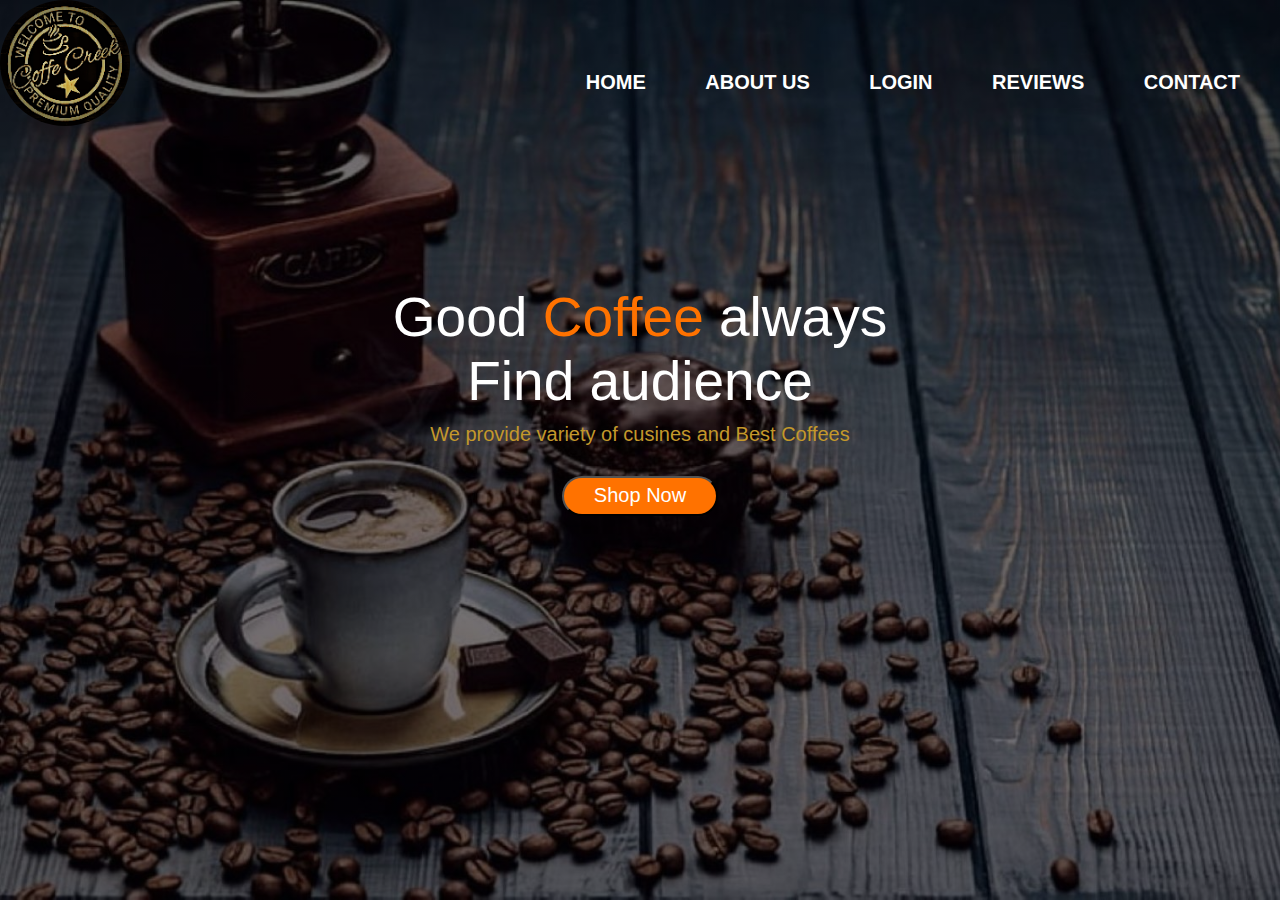
<file: index.html>
<!DOCTYPE html>
<html lang="en">
<head>
    <meta charset="UTF-8">
    <meta http-equiv="X-UA-Compatible" content="IE=edge">
    <meta name="viewport" content="width=+, initial-scale=1.0">
    <title>Welcome</title>
    <link rel="stylesheet" type="text/css" href="css/welcome.css">
    <link rel="stylesheet" href="https://cdnjs.cloudflare.com/ajax/libs/font-awesome/4.7.0/css/font-awesome.min.css">
    <link rel="shortcut icon" href="img/icon.webp" type="image/x-icon">
</head>
<body>
<!--      <img class="background" src="background1.jpg"> -->
    <div class="container">
        <div class="navbabr">
            <a href="#" class="logo">
                <img src="img/Coffee-Creek_Logo.png" alt="">
            </a>
            <ul class="menu">
                <li><a href="#">HOME</a></li>
                <li><a href="#">ABOUT US</a></li> 
                <li><a href="Admin_login.html">LOGIN</a></li>
                <li><a href="reviews.html">REVIEWS</a></li>
                <li><a href="contact.html">CONTACT</a></li>
  
            </ul>
        </div>
        <div class="home">
            <h2 class="title1">Good <span>Coffee</span> always <br>Find audience</h2>
            <p>We provide variety of cusines and Best Coffees</p>
            <!-- <p><input type="text" placeholder=" Enter your phone number"></p> -->
            <button type="button"><a href= "menu.html">Shop Now</a></button>
        </div>
    </div>
</body>
</html>
</file>
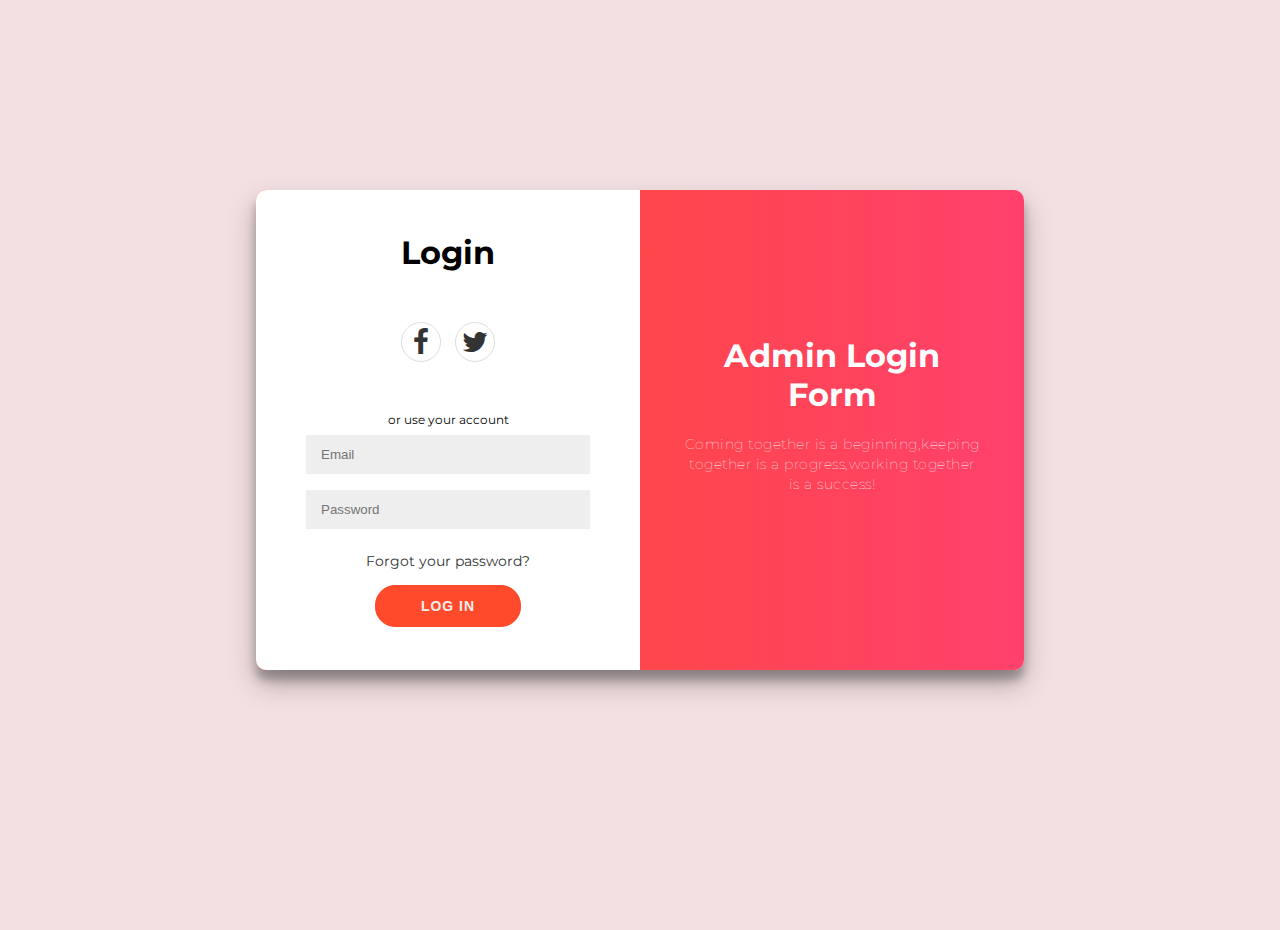
<file: Admin_login.html>
<!DOCTYPE html>
<html>
<head>
	<link rel="stylesheet" href="css/Admin_login.css">
	<link rel="stylesheet" href="https://cdnjs.cloudflare.com/ajax/libs/font-awesome/4.7.0/css/font-awesome.min.css">
    <!--<script src="https://use.fontawesome.com/releases/v6.1.0/js/all.js" crossorigin="anonymous"></script>  -->
	<title>Login Form Using HTML And CSS Only</title>
</head>
<body>
	<div class="container" id="container">
		<div class="form-container log-in-container">
			<form action="#">
				<h1>Login</h1>
				<div class="social-container">
					<a href="#" class="social"><i class="fa fa-facebook fa-2x"></i></a>
					<a href="#" class="social"><i class="fab fa fa-twitter fa-2x"></i></a>
                    
				</div>
				<span>or use your account</span>
				<input type="email" placeholder="Email" />
				<input type="password" placeholder="Password" />
				<a href="#">Forgot your password?</a>
				<button id="btn"><a id="a" href="admin_dashboard.html">Log In</a></button>
			</form>
		</div>
		<div class="overlay-container">
			<div class="overlay">
				<div class="overlay-panel overlay-right">
					<h1>Admin Login Form</h1>
					<p>Coming together is a beginning,keeping together is a progress,working together<br> is a success!</p>
				</div>
			</div>
		</div>
	</div>
</body>
</html>
</file>
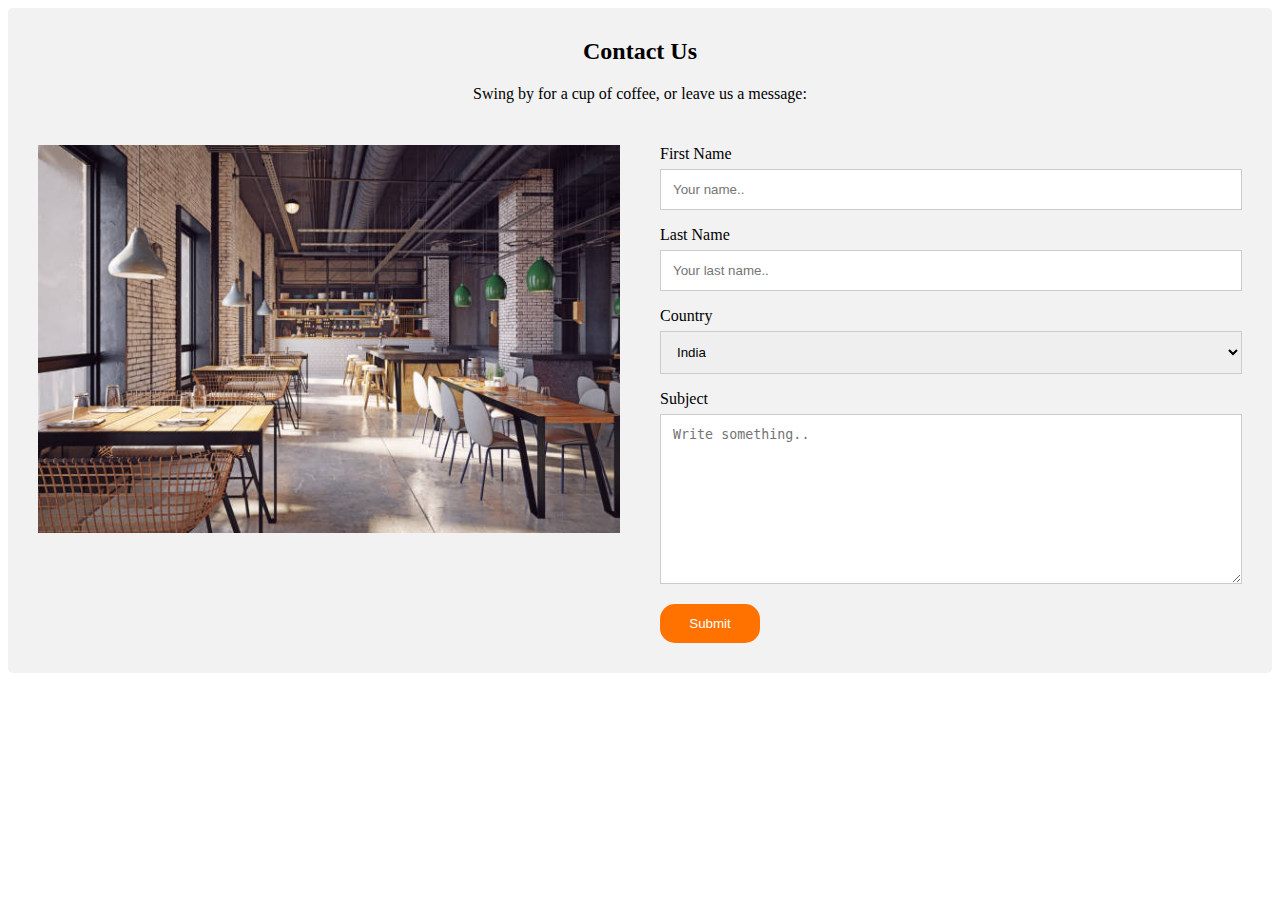
<file: contact.html>
<!DOCTYPE html>
<html lang="en">
<head>
    <meta charset="UTF-8">
    <meta http-equiv="X-UA-Compatible" content="IE=edge">
    <meta name="viewport" content="width=device-width, initial-scale=1.0">
    <title>Contact</title>
    <link rel="stylesheet" href="css/contact.css">
</head>
<body>
    <div class="container">
        <div style="text-align:center">
          <h2>Contact Us</h2>
          <p>Swing by for a cup of coffee, or leave us a message:</p>
        </div>
        <div class="row">
          <div class="column">
            <img src="img/cafe_img.jpg" style="width:100%">
          </div>
          <div class="column">
            <form action="/action_page.php">
              <label for="fname">First Name</label>
              <input type="text" id="fname" name="firstname" placeholder="Your name..">
              <label for="lname">Last Name</label>
              <input type="text" id="lname" name="lastname" placeholder="Your last name..">
              <label for="country">Country</label>
              <select id="country" name="country">
                <option value="india">India</option>
                <option value="australia">Australia</option>
                <option value="canada">Canada</option>
                <option value="usa">USA</option>
              </select>
              <label for="subject">Subject</label>
              <textarea id="subject" name="subject" placeholder="Write something.." style="height:170px"></textarea>
              <input type="submit" value="Submit">
            </form>
          </div>
        </div>
      </div>
      
</body>
</html>
</file>
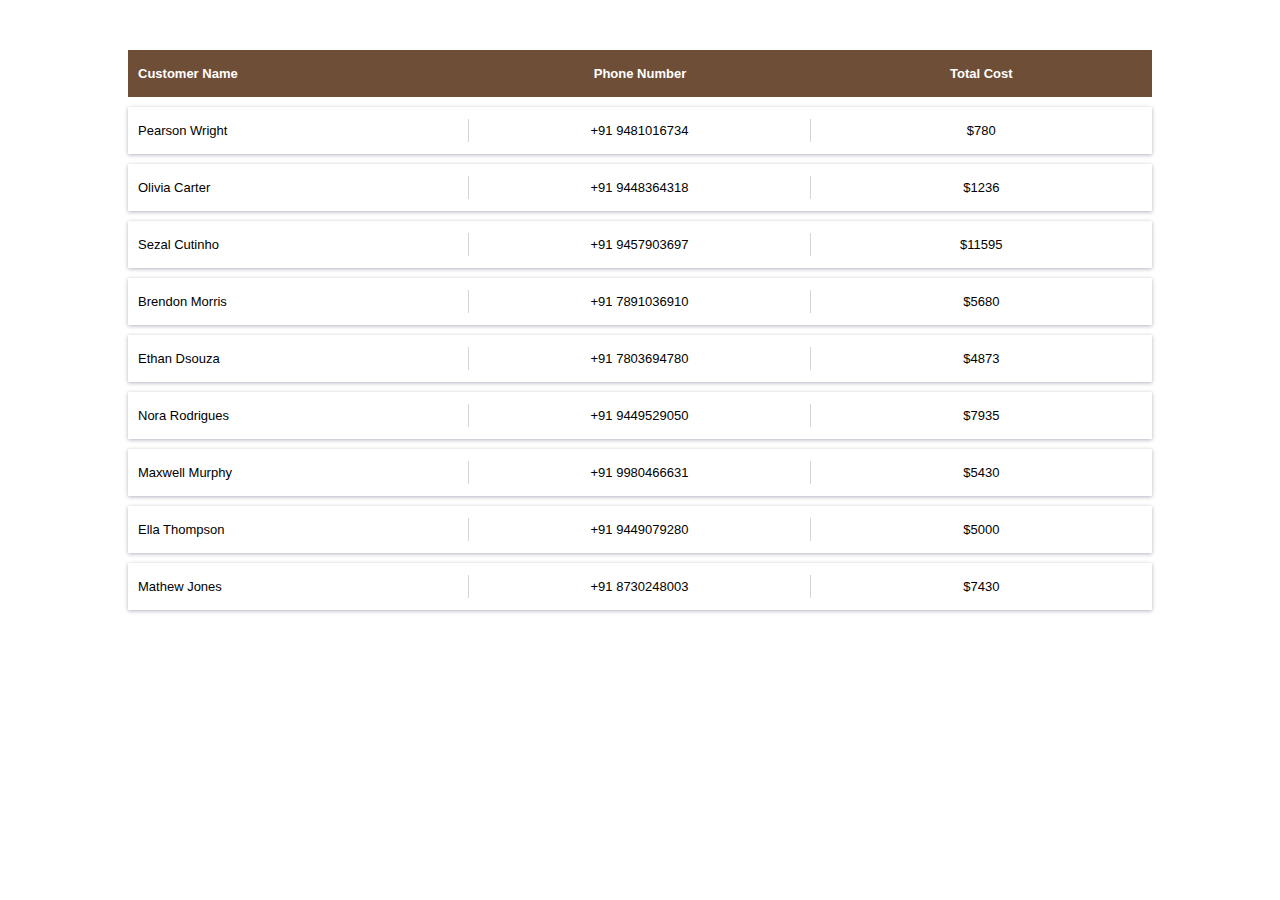
<file: customer.html>
<html>
<head><title>Customers</title>
    <meta name="viewport" content="width=device-width, initial-scale=1.0">
    <link rel="stylesheet" href="css/style.css">
</head>
<body>
<div class="table-box">
    <div class="table-row table-head">
        <div class="table-cell first-cell">
            <p> Customer Name </p>
        </div>
        <div class="table-cell">
            <p>Phone Number</p>
        </div>
        <div class="table-cell last-cell">
            <p>Total Cost</p>
        </div> 
    </div>
    <div class="table-row">
        <div class="table-cell first-cell">
            <p>Pearson Wright</p>
        </div>
        <div class="table-cell">
            <p>+91 9481016734</p>
        </div>
        <div class="table-cell last-cell">
           <p>$780</p>
        </div>   
    </div>
    <div class="table-row">
        <div class="table-cell first-cell">
            <p>Olivia Carter</p>
        </div>
        <div class="table-cell">
            <p>+91 9448364318</p>
        </div>
        <div class="table-cell last-cell">
            <p>$1236</p>
        </div>
    </div>

    <div class="table-row">
        <div class="table-cell first-cell">
            <p>Sezal Cutinho</p>
        </div>
        <div class="table-cell">
            <p>+91 9457903697</p>
        </div>
        <div class="table-cell last-cell">
            <p>$11595</p>
        </div>
    </div>

    <div class="table-row">
        <div class="table-cell first-cell">
            <p>Brendon Morris</p>
        </div>
        <div class="table-cell">
            <p>+91 7891036910</p>
        </div>
        <div class="table-cell last-cell">
            <p>$5680</p>
        </div>
    </div>

    <div class="table-row">
        <div class="table-cell first-cell">
            <p>Ethan Dsouza</p>
        </div>
        <div class="table-cell">
            <p>+91 7803694780</p>
        </div>
        <div class="table-cell last-cell">
            <p>$4873</p>
        </div>
    </div>


    <div class="table-row">
        <div class="table-cell first-cell">
            <p>Nora Rodrigues</p>
        </div>
        <div class="table-cell">
            <p>+91 9449529050</p>
        </div>
        <div class="table-cell last-cell">
            <p>$7935</p>
        </div>
    </div>

    <div class="table-row">
        <div class="table-cell first-cell">
            <p>Maxwell Murphy</p>
        </div>
        <div class="table-cell">
            <p>+91 9980466631</p>
        </div>
        <div class="table-cell last-cell">
            <p>$5430</p>
        </div>
    </div>

    <div class="table-row">
        <div class="table-cell first-cell">
            <p>Ella Thompson</p>
        </div>
        <div class="table-cell">
            <p>+91 9449079280</p>
        </div>
        <div class="table-cell last-cell">
            <p>$5000</p>
        </div>
    </div>
    <div class="table-row">
        <div class="table-cell first-cell">
            <p>Mathew Jones</p>
        </div>
        <div class="table-cell">
            <p>+91 8730248003</p>
        </div>
        <div class="table-cell last-cell">
            <p>$7430</p>
        </div>
    </div>
</div>   
</body>
</html>
</file>
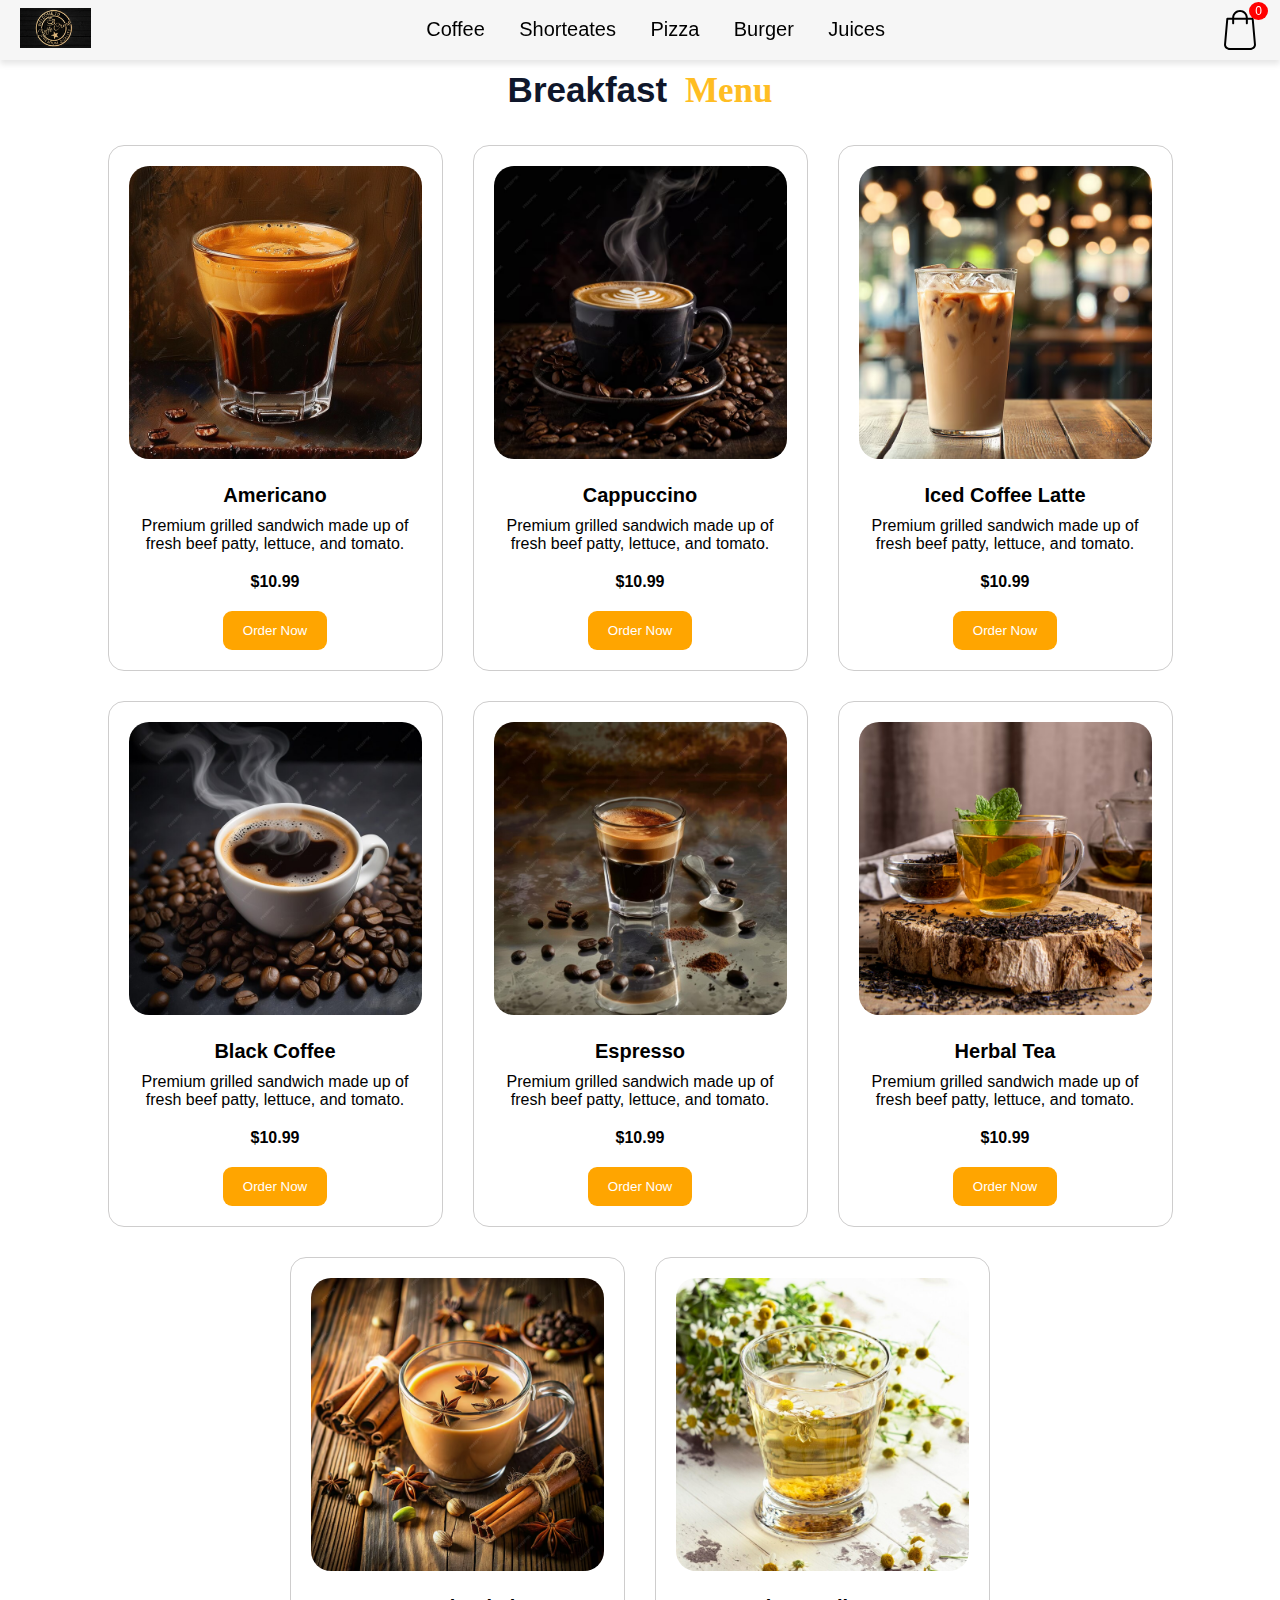
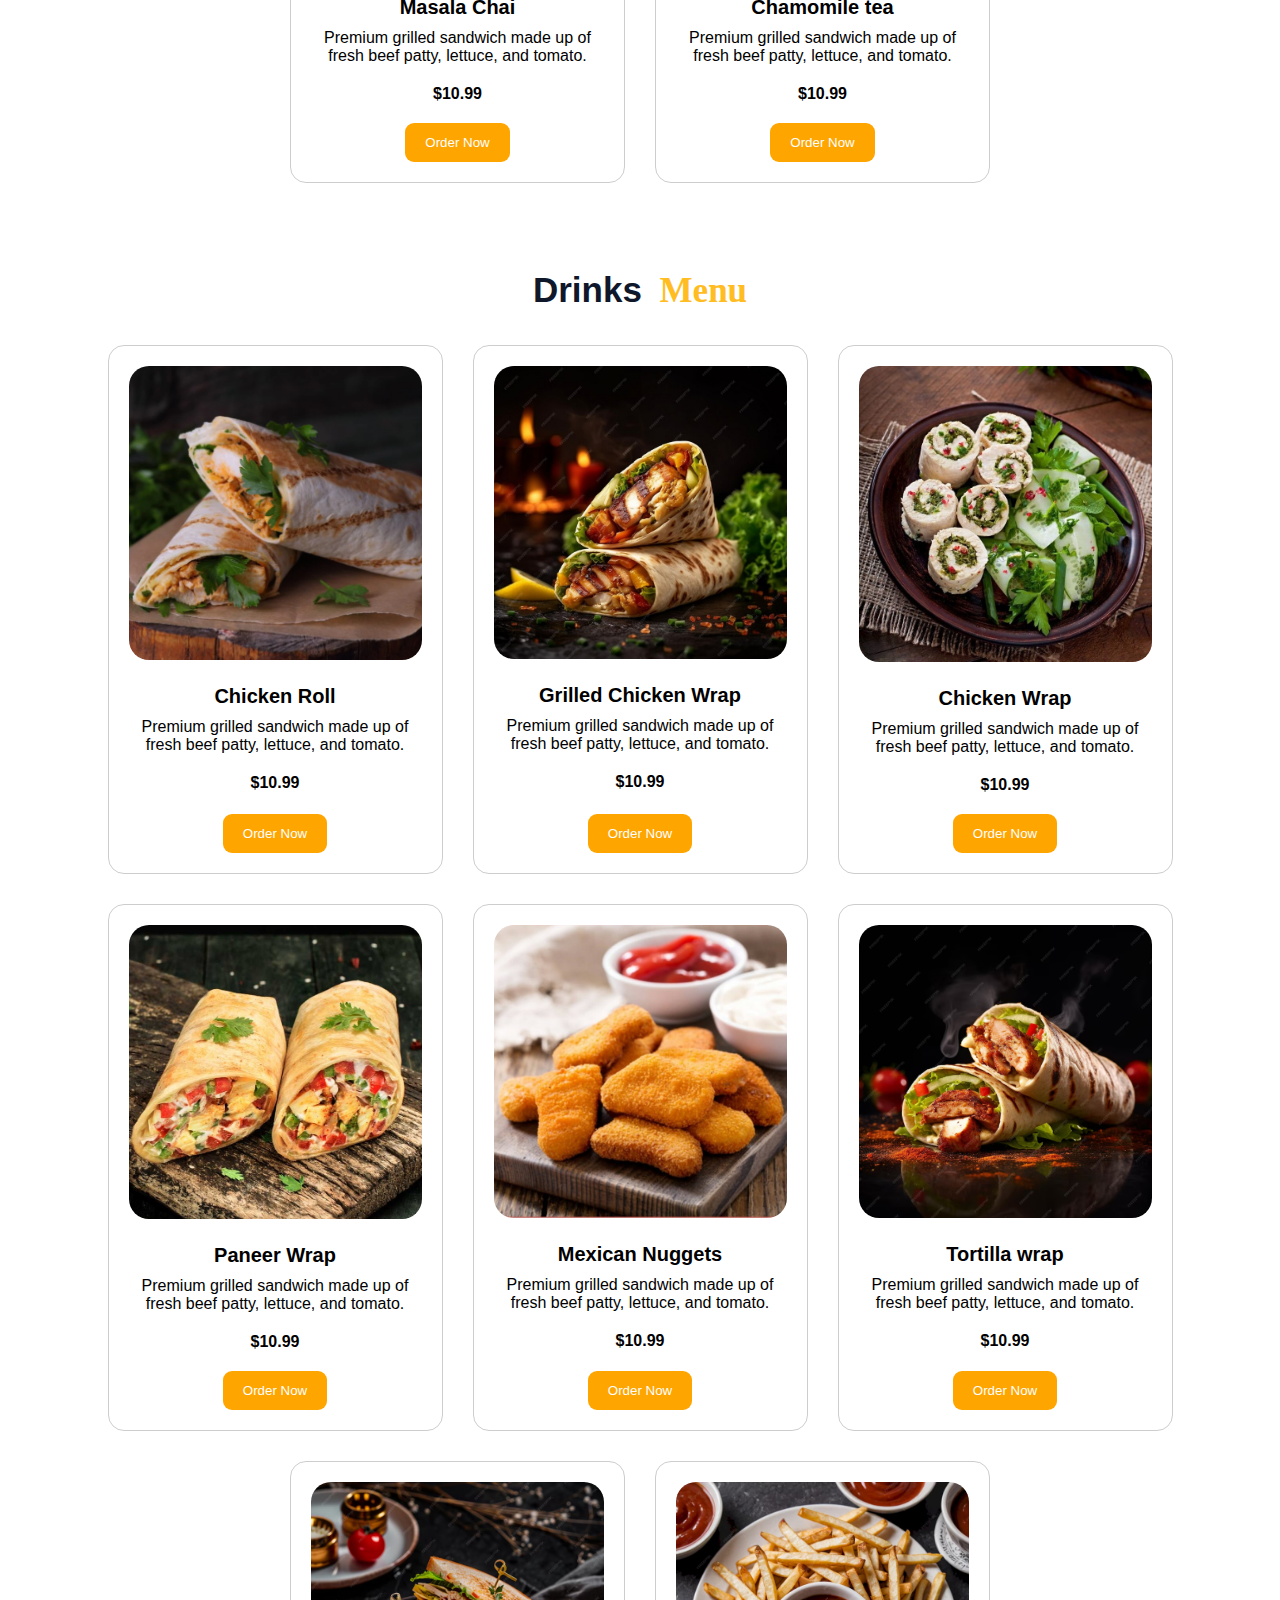
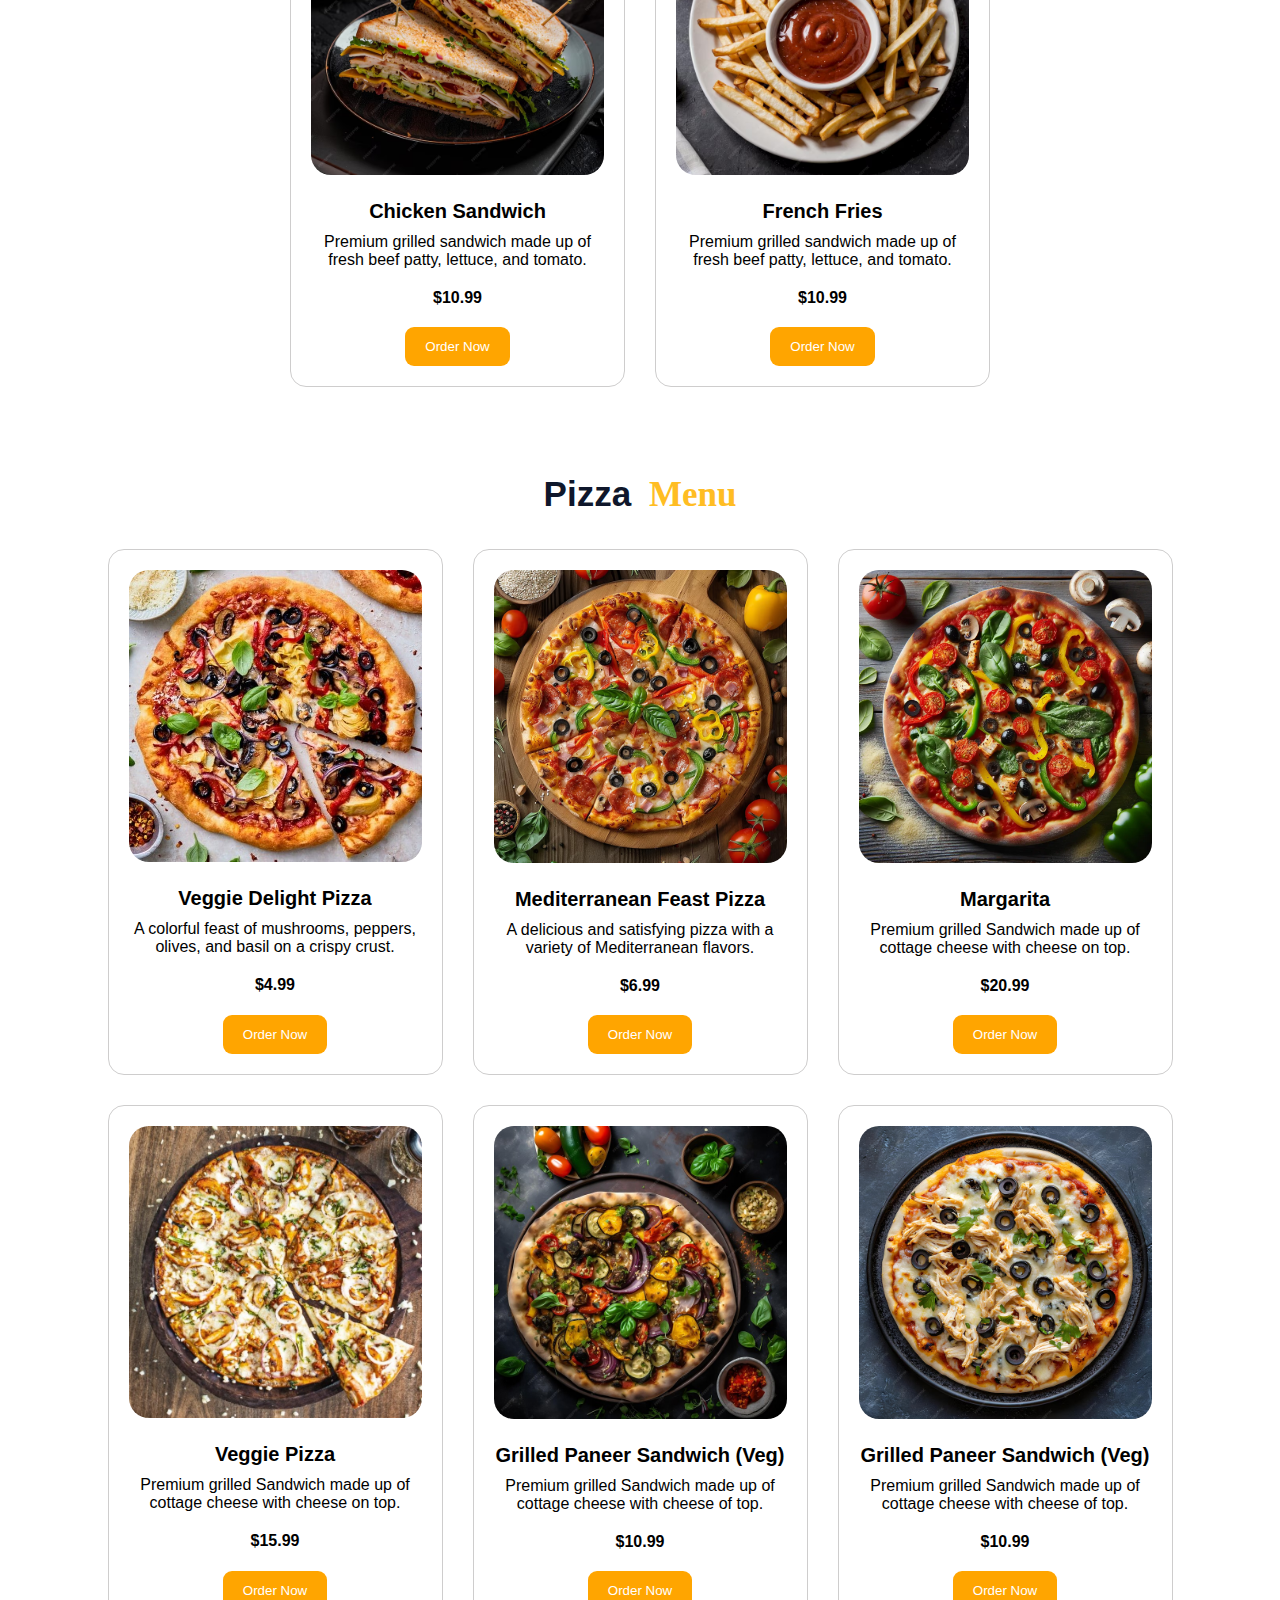
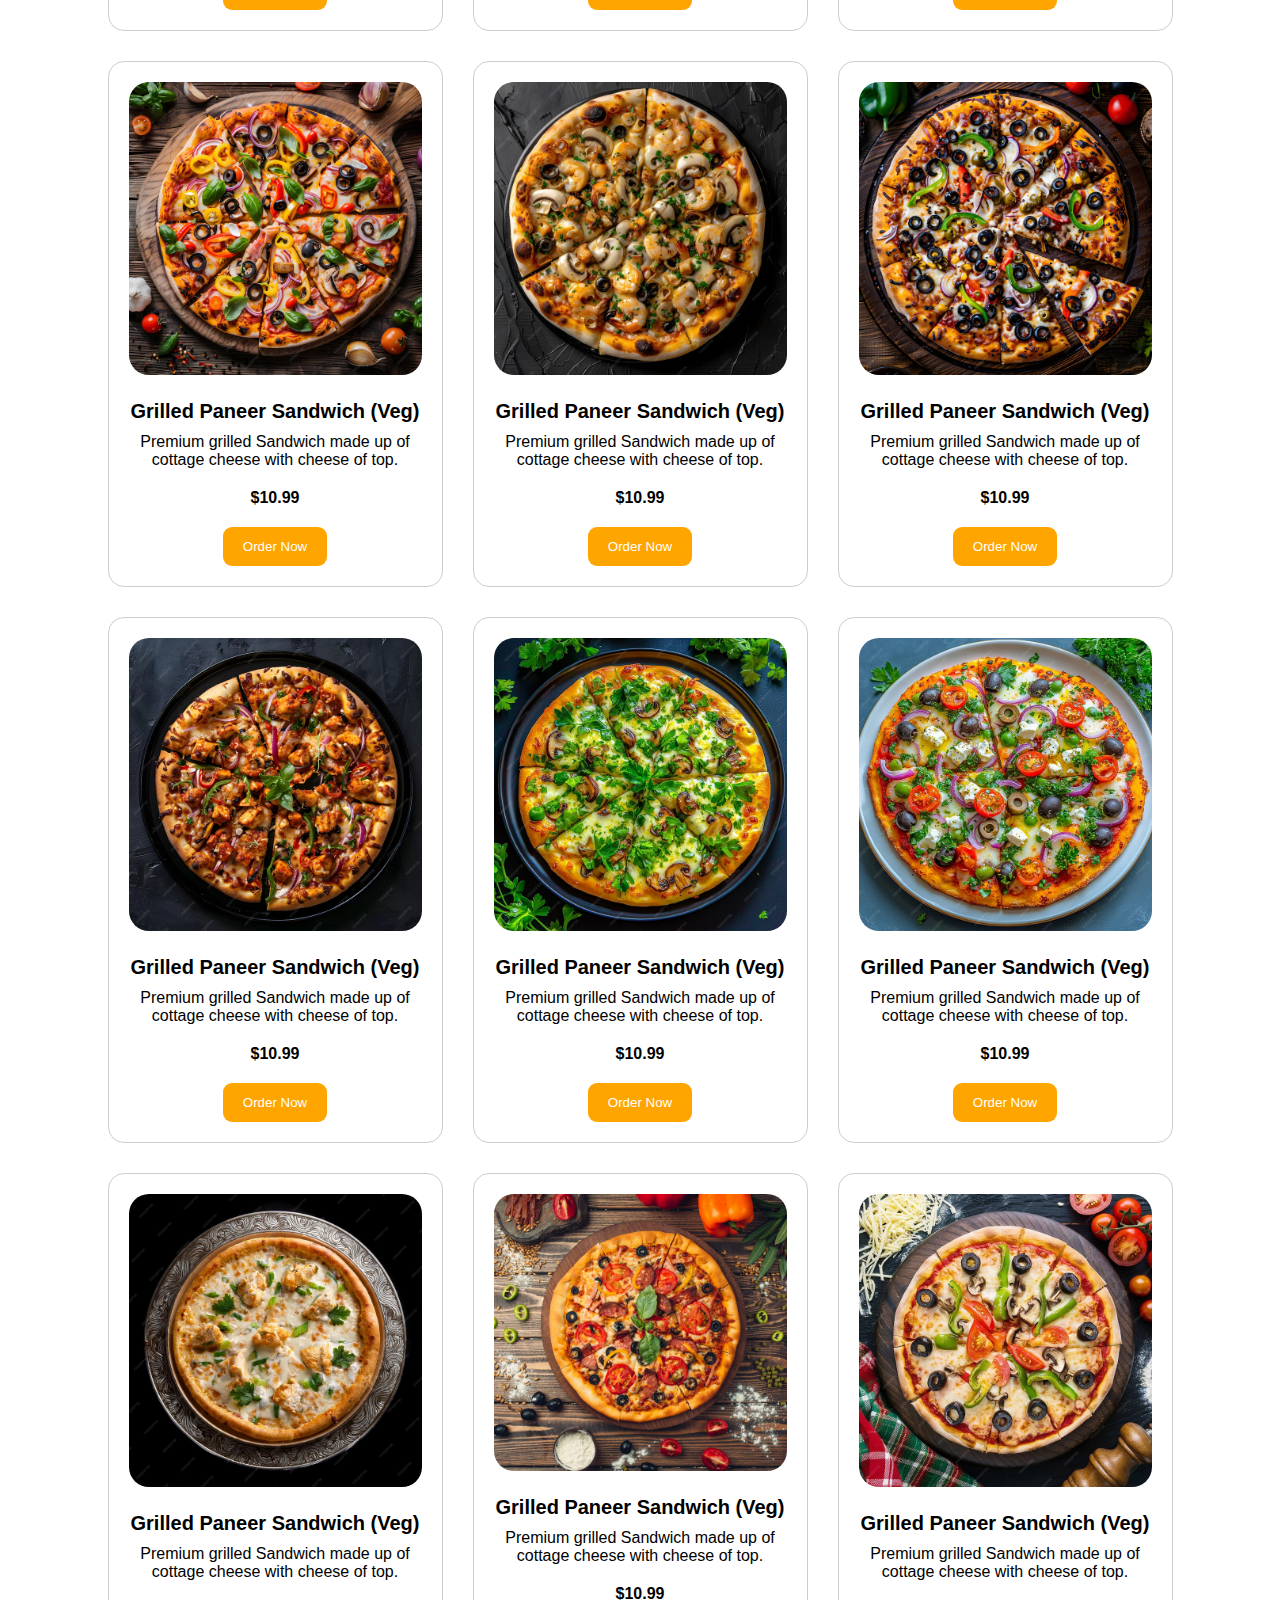
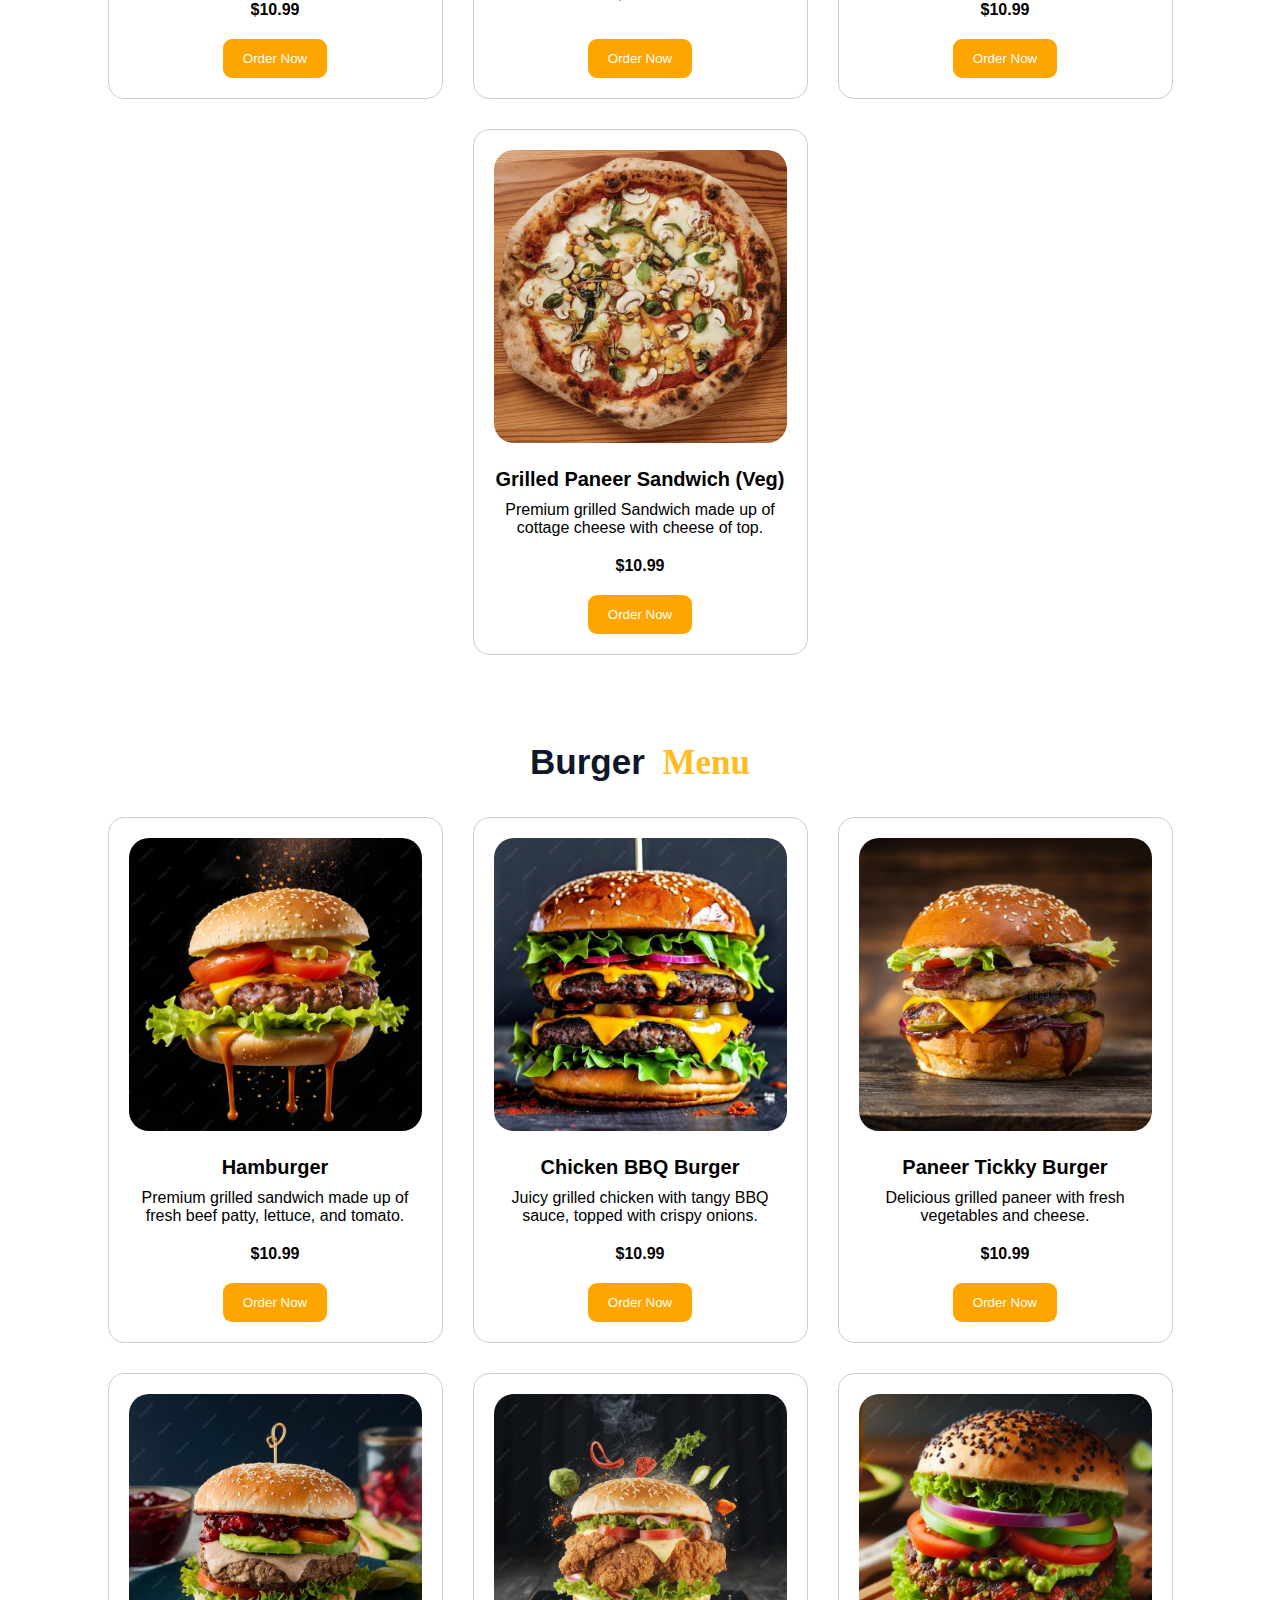
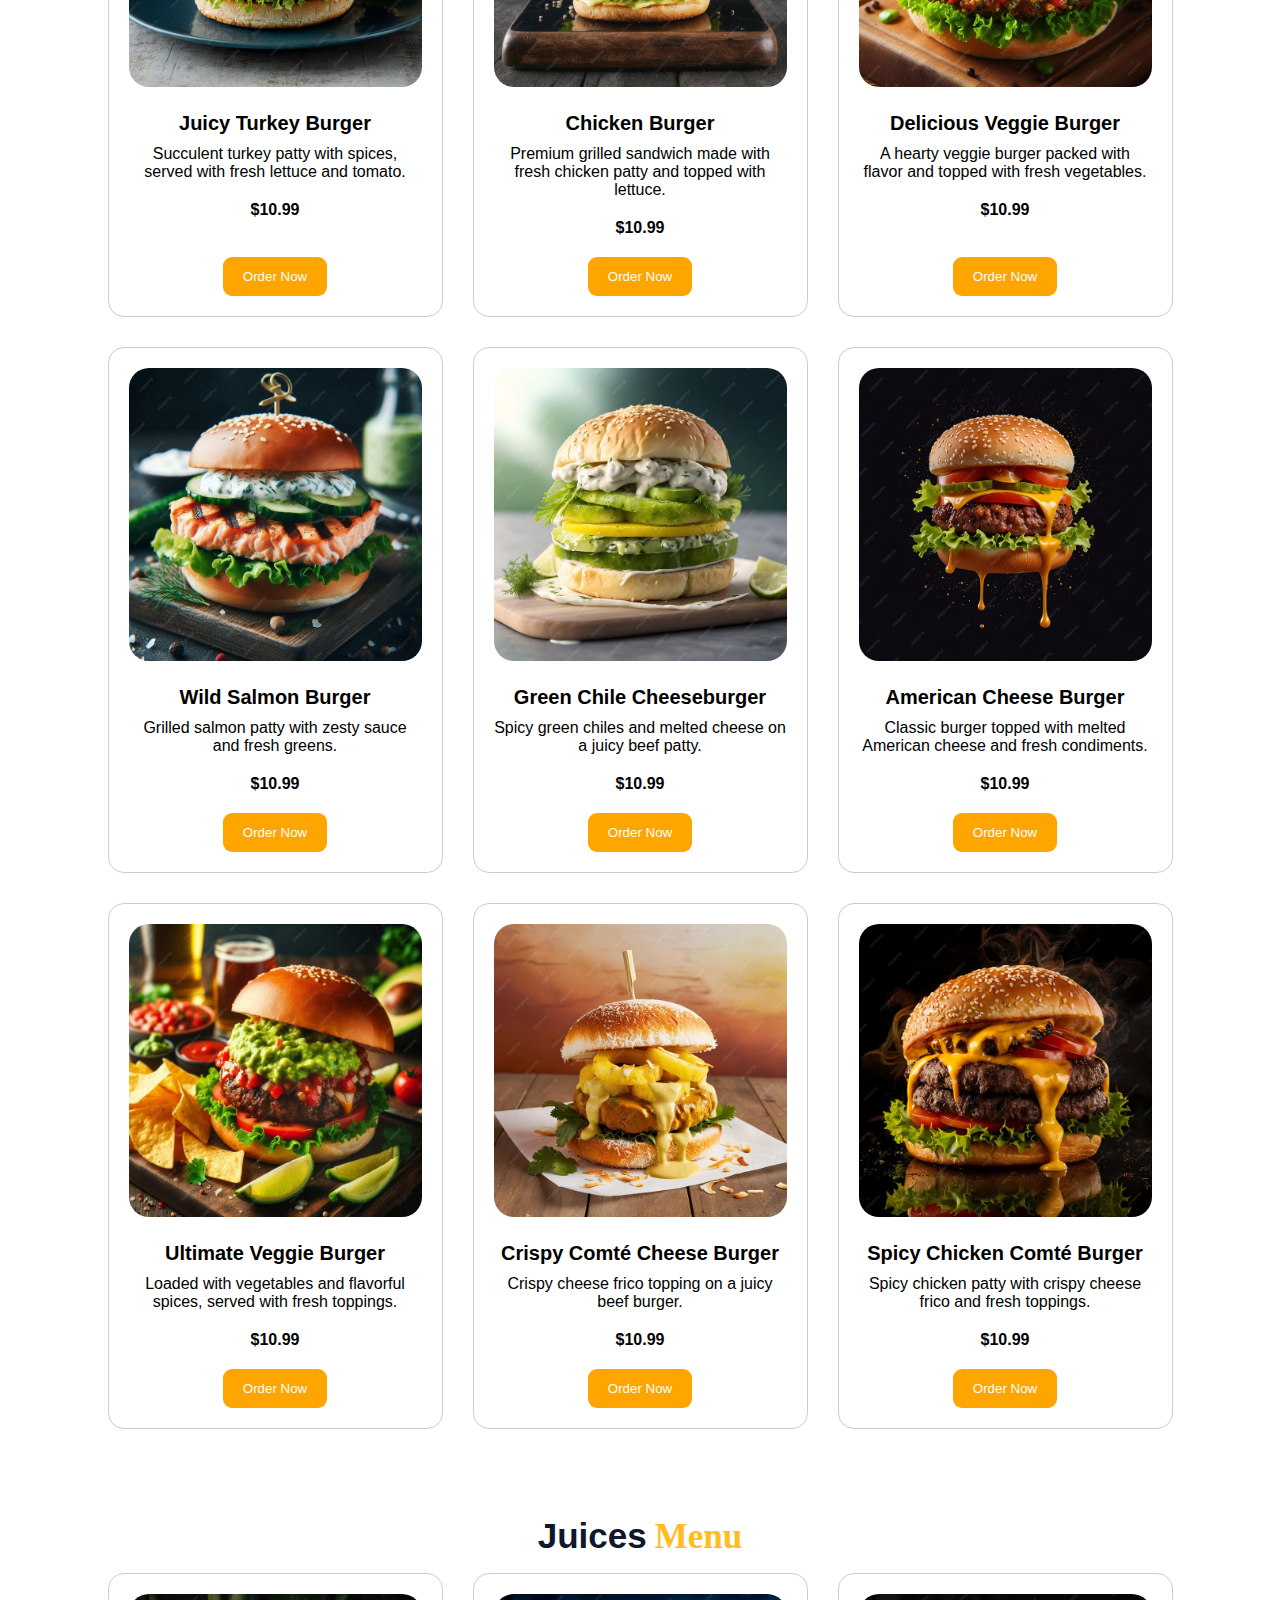
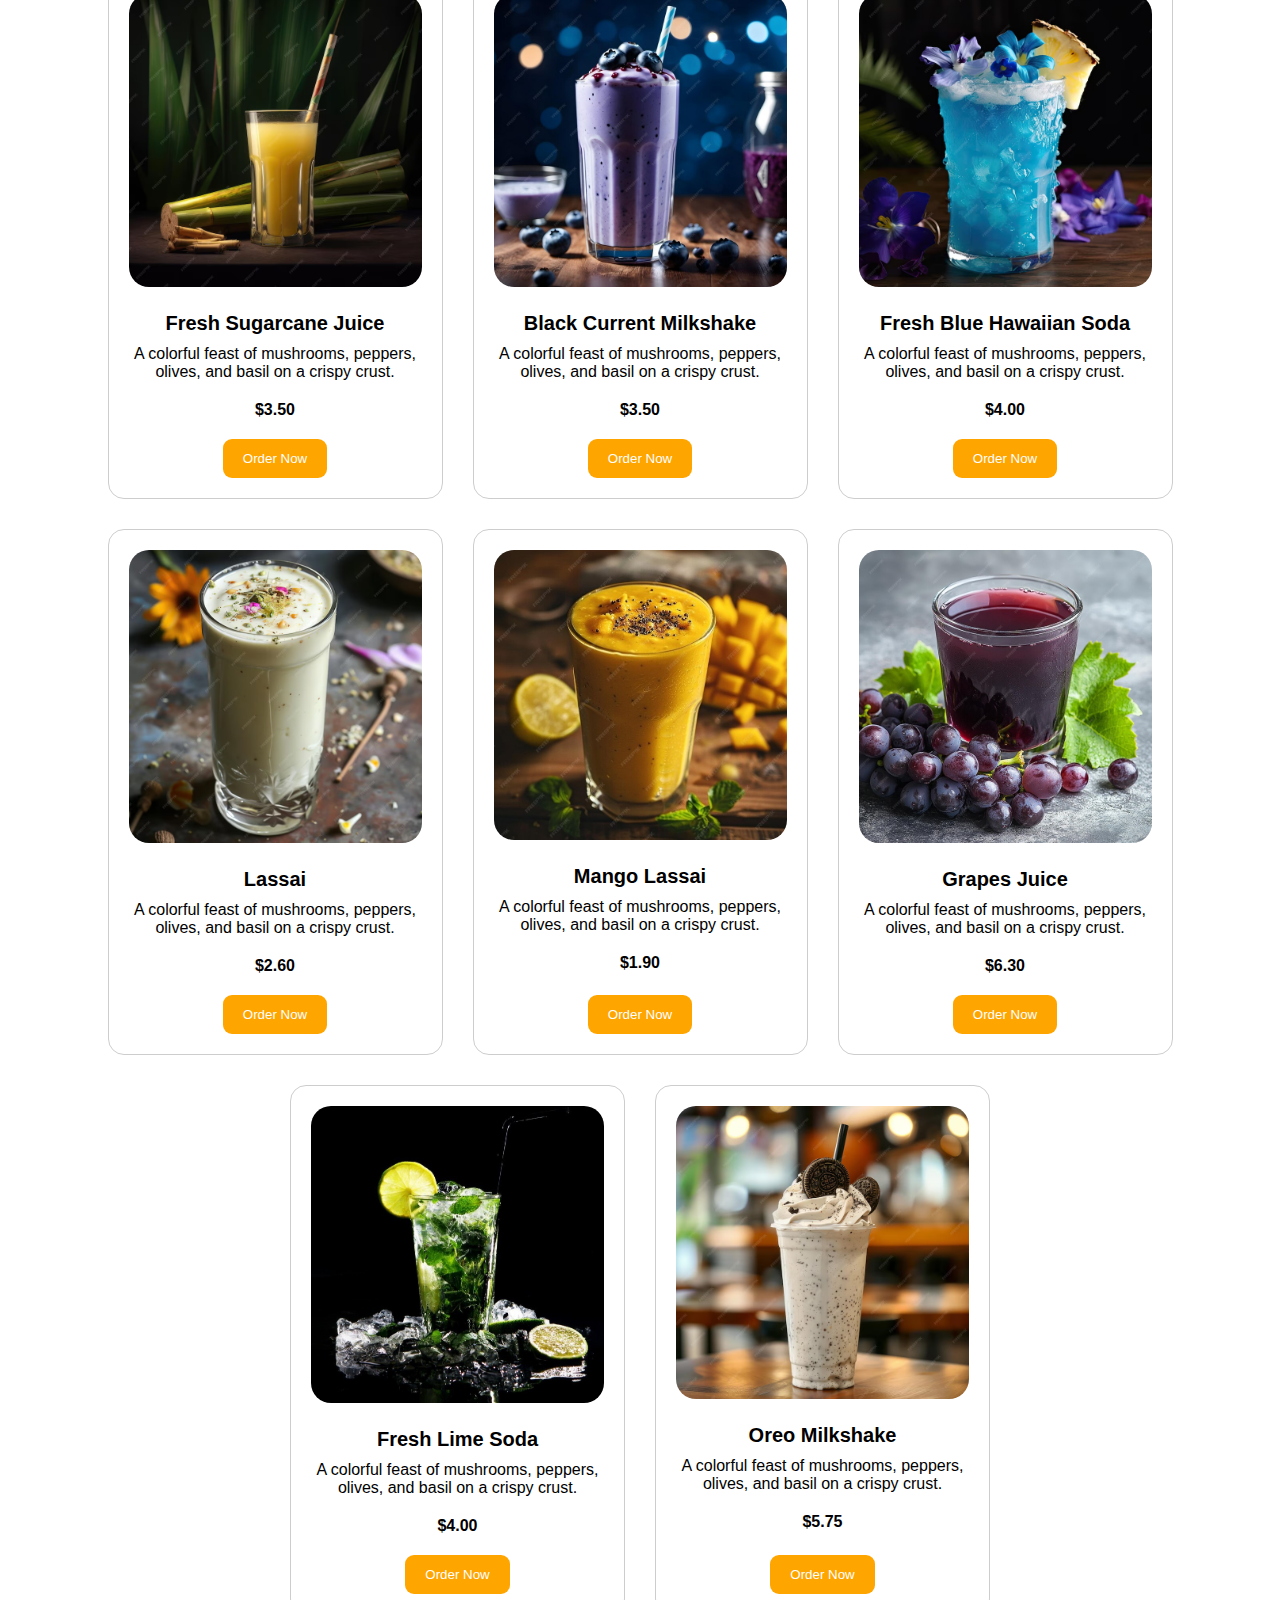
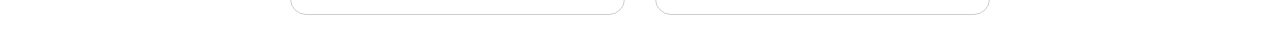
<file: menu.html>
<!DOCTYPE html>
<html lang="en">
<head>
    <meta charset="UTF-8">
    <meta name="viewport" content="width=device-width, initial-scale=1.0">
    <title>Menu</title>
    <link rel="stylesheet" href="css/menu.css">
    <link rel="shortcut icon" href="img/icon.webp" type="image/x-icon">
    <link href="https://fonts.googleapis.com/css2?family=Mulish:wght@600;700;900&family=Quicksand:wght@400;500;600;700&display=swap" rel="stylesheet"/>
    <link rel="stylesheet" href="https://cdnjs.cloudflare.com/ajax/libs/font-awesome/6.1.1/css/all.min.css" crossorigin="anonymous"
    integrity="sha512-KfkfwYDsLkIlwQp6LFnl8zNdLGxu9YAA1QvwINks4PhcElQSvqcyVLLD9aMhXd13uQjoXtEKNosOWaZqXgel0g=="  referrerpolicy="no-referrer" />
    <script defer src="js/script.js"></script>
</head>
<body>
    <nav>
        <div class="logo"> <img src="img/coffee_creek.png"></div>
        <ul>
            <li><a href="#coffee">Coffee</a></li>
            <li><a href="#Shorteates">Shorteates</a></li>
            <li><a href="#pizza">Pizza</a></li>
            <li><a href="#burger">Burger</a></li>
            <li><a href="#juices">Juices</a></li>

        </ul>
        <div class="shopping">
            <img src="img/shopping.svg" class="cart-icon">
            <span class="quantity">0</span>
        </div>
    </nav>

    <section id="coffee">
        <div class="content-wrapper">
            <h4 class="section-title">Breakfast <span>Menu</span></h4> <br>
            <div class="flex">
                <div class="card">
                    <img src="img/coffee1.jpg" class="card-img" alt="Coffee Image 01">
                    <h3>Americano</h3>
                    <p>Premium grilled sandwich made up of fresh beef patty, lettuce, and tomato.</p>
                    <p class="price">$10.99</p>
                    <button class="btn add-to-cart" data-name="Americano" data-price="5.60">Order Now</button>
                </div>
                <div class="card">
                    <img src="img/coffee2.avif" class="card-img" alt="Coffee Image 02">
                    <h3>Cappuccino</h3>
                    <p>Premium grilled sandwich made up of fresh beef patty, lettuce, and tomato.</p>
                    <p class="price">$10.99</p>
                    <button class="btn add-to-cart" data-name="Cappuccino" data-price="5.60">Order Now</button>
                </div>
                <div class="card">
                    <img src="img/coffee3.avif" class="card-img" alt="Coffee Image 03">
                    <h3>Iced Coffee Latte</h3>
                    <p>Premium grilled sandwich made up of fresh beef patty, lettuce, and tomato.</p>
                    <p class="price">$10.99</p>
                    <button class="btn add-to-cart" data-name="Iced Coffee Latter" data-price="5.60">Order Now</button>
                </div>
                <div class="card">
                    <img src="img/coffee4.jpg" class="card-img" alt="Coffee Image 04">
                    <h3>Black Coffee</h3>
                    <p>Premium grilled sandwich made up of fresh beef patty, lettuce, and tomato.</p>
                    <p class="price">$10.99</p>
                    <button class="btn add-to-cart" data-name="Black Coffeer" data-price="5.60">Order Now</button>
                </div>
                <div class="card">
                    <img src="img/coffee5.jpg" class="card-img" alt="Coffee Image 05">
                    <h3>Espresso</h3>
                    <p>Premium grilled sandwich made up of fresh beef patty, lettuce, and tomato.</p>
                    <p class="price">$10.99</p>
                    <button class="btn add-to-cart" data-name="Espresso" data-price="5.60">Order Now</button>
                </div>
                <div class="card">
                    <img src="img/coffee6.avif" class="card-img" alt="Coffee Image 06">
                    <h3>Herbal Tea</h3>
                    <p>Premium grilled sandwich made up of fresh beef patty, lettuce, and tomato.</p>
                    <p class="price">$10.99</p>
                    <button class="btn add-to-cart" data-name="Herbal Tear" data-price="5.60">Order Now</button>
                </div>
                <div class="card">
                    <img src="img/coffee7.avif" class="card-img" alt="Coffee Image 07">
                    <h3>Masala Chai</h3>
                    <p>Premium grilled sandwich made up of fresh beef patty, lettuce, and tomato.</p>
                    <p class="price">$10.99</p>
                    <button class="btn add-to-cart" data-name="Masala Chair" data-price="5.60">Order Now</button>
                </div>
                <div class="card">
                    <img src="img/coffee8.jpg" class="card-img" alt="Coffee Image 08">
                    <h3>Chamomile tea</h3>
                    <p>Premium grilled sandwich made up of fresh beef patty, lettuce, and tomato.</p>
                    <p class="price">$10.99</p>
                    <button class="btn add-to-cart" data-name="Chamomile tea" data-price="5.60">Order Now</button>
                </div>
            </div>
        </div>
    </section>

    <section id="Shorteates">
        <div class="content-wrapper">
            <h4 class="section-title">Drinks <span>Menu</span></h4> <br>
            <div class="flex">
                <div class="card">
                    <img src="img/eats3.png" class="card-img" alt="snacks Image 01">
                    <h3>Chicken Roll</h3>
                    <p>Premium grilled sandwich made up of fresh beef patty, lettuce, and tomato.</p>
                    <p class="price">$10.99</p>
                    <button class="btn add-to-cart" data-name="Chicken Roll" data-price="8.50">Order Now</button>
                </div>
                <div class="card">
                    <img src="img/eats2.jpg" class="card-img" alt="snacks Image 02">
                    <h3>Grilled Chicken Wrap</h3>
                    <p>Premium grilled sandwich made up of fresh beef patty, lettuce, and tomato.</p>
                    <p class="price">$10.99</p>
                    <button class="btn add-to-cart" data-name="Grilled Chicken Wrap" data-price="8.50">Order Now</button>
                </div>
                <div class="card">
                    <img src="img/eats1.jpg" class="card-img" alt="snacks Image 03">
                    <h3>Chicken Wrap</h3>
                    <p>Premium grilled sandwich made up of fresh beef patty, lettuce, and tomato.</p>
                    <p class="price">$10.99</p>
                    <button class="btn add-to-cart" data-name="Chicken Wrap" data-price="8.50">Order Now</button>
                </div>
                <div class="card">
                    <img src="img/eats4.jpg" class="card-img" alt="snacks Image 04">
                    <h3>Paneer Wrap</h3>
                    <p>Premium grilled sandwich made up of fresh beef patty, lettuce, and tomato.</p>
                    <p class="price">$10.99</p>
                    <button class="btn add-to-cart" data-name="Paneer Wrap" data-price="8.50">Order Now</button>
                </div>
                <div class="card">
                    <img src="img/eats5.jpg" class="card-img" alt="snacks Image 05">
                    <h3>Mexican Nuggets</h3>
                    <p>Premium grilled sandwich made up of fresh beef patty, lettuce, and tomato.</p>
                    <p class="price">$10.99</p>
                    <button class="btn add-to-cart" data-name="Mexican Nuggets" data-price="8.50">Order Now</button>
                </div>
                <div class="card">
                    <img src="img/eats00.avif" class="card-img" alt="snacks Image 06">
                    <h3>Tortilla wrap</h3>
                    <p>Premium grilled sandwich made up of fresh beef patty, lettuce, and tomato.</p>
                    <p class="price">$10.99</p>
                    <button class="btn add-to-cart" data-name="Tortilla wrap" data-price="5.20">Order Now</button>
                </div>
                <div class="card">
                    <img src="img/eats9.avif" class="card-img" alt="snacks Image 07">
                    <h3>Chicken Sandwich</h3>
                    <p>Premium grilled sandwich made up of fresh beef patty, lettuce, and tomato.</p>
                    <p class="price">$10.99</p>
                    <button class="btn add-to-cart" data-name="Sandwich" data-price="5.20">Order Now</button>
                </div>
                <div class="card">
                    <img src="img/eats10.avif" class="card-img" alt="snacks Image 07">
                    <h3>French Fries</h3>
                    <p>Premium grilled sandwich made up of fresh beef patty, lettuce, and tomato.</p>
                    <p class="price">$10.99</p>
                    <button class="btn add-to-cart" data-name="French Fries" data-price="5.20">Order Now</button>
                </div>

            </div>
        </div>
    </section>
    
    <section id="pizza">
        <div class="content-wrapper">
            <h4 class="section-title">Pizza <span>Menu</span></h4> <br>
            <div class="flex">
                <div class="card">
                    <img src="img/pizza.jpg" class="card-img" alt="pizza image 01">
                    <h3>Veggie Delight Pizza</h3>
                    <p>A colorful feast of mushrooms, peppers, olives, and basil on a crispy crust.</p>
                    <p class="price">$4.99</p>
                    <button class="btn add-to-cart" data-name="Veggie Delight Pizza" data-price="4.99">Order Now</button>
                </div>
                <div class="card">
                    <img src="img/pizza9.avif" class="card-img" alt="pizza image 02">
                    <h3>Mediterranean Feast Pizza</h3>
                    <p>A delicious and satisfying pizza with a variety of Mediterranean flavors.</p>
                    <p class="price">$6.99</p>
                    <button class="btn add-to-cart" data-name="Mediterranean Feast Pizza" data-price="6.99">Order Now</button>
                </div>
                <div class="card">
                    <img src="img/pizza10.webp" class="card-img" alt="pizza image 03">
                    <h3>Margarita</h3>
                    <p>Premium grilled Sandwich made up of cottage cheese with cheese on top.</p>
                    <p class="price">$20.99</p>
                    <button class="btn add-to-cart" data-name="Margarita" data-price="20.99">Order Now</button>
                </div>
                <div class="card">
                    <img src="img/pizza5.jpg" class="card-img" alt="pizza image 04">
                    <h3>Veggie Pizza</h3>
                    <p>Premium grilled Sandwich made up of cottage cheese with cheese on top.</p>
                    <p class="price">$15.99</p>
                    <button class="btn add-to-cart" data-name="Veggie Pizza" data-price="15.99">Order Now</button>
                </div>
                <div class="card">
                    <img src="img/pizza2.jpg" class="card-img" alt="pizza image 05">
                    <h3>Grilled Paneer Sandwich (Veg)</h3>
                    <p>Premium grilled Sandwich made up of cottage cheese with cheese of top.</p>
                    <p class="price">$10.99</p> 
                    <button class="btn">Order Now</button>
                </div>
                <div class="card">
                    <img src="img/pizza0.avif" class="card-img" alt="pizza image 06">
                    <h3>Grilled Paneer Sandwich (Veg)</h3>
                    <p>Premium grilled Sandwich made up of cottage cheese with cheese of top.</p>
                    <p class="price">$10.99</p> 
                    <button class="btn">Order Now</button>
                </div>
                <div class="card">
                    <img src="img/pizza1.avif" class="card-img" alt="pizza image 07">
                    <h3>Grilled Paneer Sandwich (Veg)</h3>
                    <p>Premium grilled Sandwich made up of cottage cheese with cheese of top.</p>
                    <p class="price">$10.99</p> 
                    <button class="btn">Order Now</button>
                </div>
                <div class="card">
                    <img src="img/pizza9.jpg" class="card-img" alt="pizza image 08">
                    <h3>Grilled Paneer Sandwich (Veg)</h3>
                    <p>Premium grilled Sandwich made up of cottage cheese with cheese of top.</p>
                    <p class="price">$10.99</p> 
                    <button class="btn">Order Now</button>
                </div>
                <div class="card">
                    <img src="img/pizza4.avif" class="card-img" alt="pizza image 09">
                    <h3>Grilled Paneer Sandwich (Veg)</h3>
                    <p>Premium grilled Sandwich made up of cottage cheese with cheese of top.</p>
                    <p class="price">$10.99</p> 
                    <button class="btn">Order Now</button>
                </div>
                <div class="card">
                    <img src="img/pizza5.avif" class="card-img" alt="pizza image 10">
                    <h3>Grilled Paneer Sandwich (Veg)</h3>
                    <p>Premium grilled Sandwich made up of cottage cheese with cheese of top.</p>
                    <p class="price">$10.99</p> 
                    <button class="btn">Order Now</button>
                </div>
                <div class="card">
                    <img src="img/pizza11.jpg" class="card-img" alt="pizza image 11">
                    <h3>Grilled Paneer Sandwich (Veg)</h3>
                    <p>Premium grilled Sandwich made up of cottage cheese with cheese of top.</p>
                    <p class="price">$10.99</p> 
                    <button class="btn">Order Now</button>
                </div>
                <div class="card">
                    <img src="img/pizza12.jpg" class="card-img" alt="pizza image 12">
                    <h3>Grilled Paneer Sandwich (Veg)</h3>
                    <p>Premium grilled Sandwich made up of cottage cheese with cheese of top.</p>
                    <p class="price">$10.99</p> 
                    <button class="btn">Order Now</button>
                </div>
                <div class="card">
                    <img src="img/pizza13.jpg" class="card-img" alt="pizza image 13">
                    <h3>Grilled Paneer Sandwich (Veg)</h3>
                    <p>Premium grilled Sandwich made up of cottage cheese with cheese of top.</p>
                    <p class="price">$10.99</p> 
                    <button class="btn">Order Now</button>
                </div>
                <div class="card">
                    <img src="img/pizza3.avif" class="card-img" alt="pizza image 14">
                    <h3>Grilled Paneer Sandwich (Veg)</h3>
                    <p>Premium grilled Sandwich made up of cottage cheese with cheese of top.</p>
                    <p class="price">$10.99</p> 
                    <button class="btn">Order Now</button>
                </div>
                <div class="card">
                    <img src="img/pizza7.jpg" class="card-img" alt="pizza image 15">
                    <h3>Grilled Paneer Sandwich (Veg)</h3>
                    <p>Premium grilled Sandwich made up of cottage cheese with cheese of top.</p>
                    <p class="price">$10.99</p> 
                    <button class="btn">Order Now</button>
                </div>
                <div class="card">
                    <img src="img/pizza15.jpg" class="card-img" alt="pizza image 16">
                    <h3>Grilled Paneer Sandwich (Veg)</h3>
                    <p>Premium grilled Sandwich made up of cottage cheese with cheese of top.</p>
                    <p class="price">$10.99</p> 
                    <button class="btn">Order Now</button>
                </div>
            </div>
        </div>
    </section>

    <section id="burger">
        <div class="content-wrapper">
            <h4 class="section-title">Burger <span>Menu</span></h4> <br>
            <div class="flex">
                <div class="card">
                    <img src="img/burger.avif" class="card-img" alt="Burger Image 01">
                    <h3>Hamburger</h3>
                    <p>Premium grilled sandwich made up of fresh beef patty, lettuce, and tomato.</p>
                    <p class="price">$10.99</p>
                    <button class="btn add-to-cart" data-name="Hamburger" data-price="10.99">Order Now</button>
                </div>
                <div class="card">
                    <img src="img/burger3.jpg" class="card-img" alt="Burger Image 02">
                    <h3>Chicken BBQ Burger</h3>
                    <p>Juicy grilled chicken with tangy BBQ sauce, topped with crispy onions.</p>
                    <p class="price">$10.99</p>
                    <button class="btn add-to-cart" data-name="Chicken Grilled BBQ Burger" data-price="10.99">Order Now</button>
                </div>
                <div class="card">
                    <img src="img/burger2.jpg" class="card-img" alt="Burger Image 03">
                    <h3>Paneer Tickky Burger</h3>
                    <p>Delicious grilled paneer with fresh vegetables and cheese.</p>
                    <p class="price">$10.99</p>
                    <button class="btn add-to-cart" data-name="Paneer Tickky Burger" data-price="10.99">Order Now</button>
                </div>
                <div class="card">
                    <img src="img/burger5.jpg" class="card-img" alt="Burger Image 04">
                    <h3>Juicy Turkey Burger</h3>
                    <p>Succulent turkey patty with spices, served with fresh lettuce and tomato.</p>
                    <p class="price">$10.99</p>
                    <button class="btn add-to-cart" data-name="Juicy Turkey Burger" data-price="10.99">Order Now</button>
                </div>

                <div class="card">
                    <img src="img/burger6.avif" class="card-img" alt="Burger Image 05">
                    <h3>Chicken Burger</h3>
                    <p>Premium grilled sandwich made with fresh chicken patty and topped with lettuce.</p>
                    <p class="price">$10.99</p>
                    <button class="btn add-to-cart" data-name="Chicken Burger" data-price="10.99">Order Now</button>
                </div>
                <div class="card">
                    <img src="img/burger05.jpg" class="card-img" alt="Burger Image 06">
                    <h3>Delicious Veggie Burger</h3>
                    <p>A hearty veggie burger packed with flavor and topped with fresh vegetables.</p>
                    <p class="price">$10.99</p>
                    <button class="btn add-to-cart" data-name="Delicious Veggie Burger" data-price="10.99">Order Now</button>
                </div>
                <div class="card">
                    <img src="img/burger7.jpg" class="card-img" alt="Burger Image 07">
                    <h3>Wild Salmon Burger</h3>
                    <p>Grilled salmon patty with zesty sauce and fresh greens.</p>
                    <p class="price">$10.99</p>
                    <button class="btn add-to-cart" data-name="Wild Salmon Burger" data-price="10.99">Order Now</button>
                </div>
                <div class="card">
                    <img src="img/burger8.jpg" class="card-img" alt="Burger Image 08">
                    <h3>Green Chile Cheeseburger</h3>
                    <p>Spicy green chiles and melted cheese on a juicy beef patty.</p>
                    <p class="price">$10.99</p>
                    <button class="btn add-to-cart" data-name="Green Chile Cheeseburger" data-price="10.99">Order Now</button>
                </div>
                <div class="card">
                    <img src="img/burger8.avif" class="card-img" alt="Burger Image 09">
                    <h3>American Cheese Burger</h3>
                    <p>Classic burger topped with melted American cheese and fresh condiments.</p>
                    <p class="price">$10.99</p>
                    <button class="btn add-to-cart" data-name="American Cheese Burger" data-price="10.99">Order Now</button>
                </div>
                <div class="card">
                    <img src="img/burger10.jpg" class="card-img" alt="Burger Image 10">
                    <h3>Ultimate Veggie Burger</h3>
                    <p>Loaded with vegetables and flavorful spices, served with fresh toppings.</p>
                    <p class="price">$10.99</p>
                    <button class="btn add-to-cart" data-name="Ultimate Veggie Burger" data-price="10.99">Order Now</button>
                </div>
                <div class="card">
                    <img src="img/burger11.jpg" class="card-img" alt="Burger Image 11">
                    <h3>Crispy Comté Cheese Burger</h3>
                    <p>Crispy cheese frico topping on a juicy beef burger.</p>
                    <p class="price">$10.99</p>
                    <button class="btn add-to-cart" data-name="Crispy Comté Frico Cheeseburgers" data-price="10.99">Order Now</button>
                </div>
                <div class="card">
                    <img src="img/burger12.avif" class="card-img" alt="Burger Image 12">
                    <h3>Spicy Chicken Comté Burger</h3>
                    <p>Spicy chicken patty with crispy cheese frico and fresh toppings.</p>
                    <p class="price">$10.99</p>
                    <button class="btn add-to-cart" data-name="Spicy Chicken Comté Burger" data-price="10.99">Order Now</button>
                </div>

            </div>
        </div>
    </section>

<!--     <section id="lunch">
        <div class="content-wrapper">
            <h4 class="section-title">Lunch <span>Menu</span></h4> <br>
            <div class="flex">
                <div class="card">
                    <img src="img/Morrocon.png" class="card-img" alt="">
                    <h3>Grilled Paneer Sandwich (Veg)</h3>
                    <p>Premium grilled Sandwich made up of cottage cheese with cheese of top.</p>
                    <p class="price">$10.99</p> 
                    <button class="btn">Order Now</button>
                </div>
            </div>
        </div>
    </section> -->

<section id="juices">
        <div class="content-wrapper">
            <h4 class="section-title">Juices<span>Menu</span></h4>
            <div class="flex">
                <div class="card">
                    <img src="img/sugarcane.avif" class="card-img" alt="pizza image 01">
                    <h3>Fresh Sugarcane Juice</h3>
                    <p>A colorful feast of mushrooms, peppers, olives, and basil on a crispy crust.</p>
                    <p class="price">$3.50</p>
                    <button class="btn add-to-cart" data-name="Fresh Sugarcane Juice<" data-price="4.99">Order Now</button>
                </div>
                <div class="card">
                    <img src="img/juice1.jpg" class="card-img" alt="pizza image 01">
                    <h3>Black Current Milkshake</h3>
                    <p>A colorful feast of mushrooms, peppers, olives, and basil on a crispy crust.</p>
                    <p class="price">$3.50</p>
                    <button class="btn add-to-cart" data-name="Black Current Milkshake" data-price="3.50">Order Now</button>
                </div>
                <div class="card">
                    <img src="img/juice2.avif" class="card-img" alt="pizza image 01">
                    <h3>Fresh Blue Hawaiian Soda</h3>
                    <p>A colorful feast of mushrooms, peppers, olives, and basil on a crispy crust.</p>
                    <p class="price">$4.00</p>
                    <button class="btn add-to-cart" data-name="Fresh Blue Hawaiian Soda" data-price="4.00">Order Now</button>
                </div>
                <div class="card">
                    <img src="img/juice3.avif" class="card-img" alt="pizza image 01">
                    <h3>Lassai</h3>
                    <p>A colorful feast of mushrooms, peppers, olives, and basil on a crispy crust.</p>
                    <p class="price">$2.60</p>
                    <button class="btn add-to-cart" data-name="Lassai" data-price="2.60">Order Now</button>
                </div>
                <div class="card">
                    <img src="img/juice9.jpg" class="card-img" alt="pizza image 01">
                    <h3>Mango Lassai</h3>
                    <p>A colorful feast of mushrooms, peppers, olives, and basil on a crispy crust.</p>
                    <p class="price">$1.90</p>
                    <button class="btn add-to-cart" data-name="Mango Lassai" data-price="1.90">Order Now</button>
                </div>
                <div class="card">
                    <img src="img/juice6.jpg" class="card-img" alt="pizza image 01">
                    <h3>Grapes Juice</h3>
                    <p>A colorful feast of mushrooms, peppers, olives, and basil on a crispy crust.</p>
                    <p class="price">$6.30</p>
                    <button class="btn add-to-cart" data-name="Grapes Juice" data-price="6.30">Order Now</button>
                </div>
                <div class="card">
                    <img src="img/juice5.jpg" class="card-img" alt="pizza image 01">
                    <h3>Fresh Lime Soda</h3>
                    <p>A colorful feast of mushrooms, peppers, olives, and basil on a crispy crust.</p>
                    <p class="price">$4.00</p>
                    <button class="btn add-to-cart" data-name="Fresh Lime Soda" data-price="4.00">Order Now</button>
                </div>
                <div class="card">
                    <img src="img/juice7.avif" class="card-img" alt="pizza image 01">
                    <h3>Oreo Milkshake</h3>
                    <p>A colorful feast of mushrooms, peppers, olives, and basil on a crispy crust.</p>
                    <p class="price">$5.75</p>
                    <button class="btn add-to-cart" data-name="Oreo Milkshake" data-price="5.75">Order Now</button>
                </div>
            </div>
        </div>
    </section>


<!--     <section id="desserts">
        <div class="content-wrapper">
            <h4 class="section-title">Desserts<span>Menu</span></h4> <br>
            <div class="flex">
                <div class="card">
                    <img src="img/Morrocon.png" class="card-img" alt="">
                    <h3>Grilled Paneer Sandwich (Veg)</h3>
                    <p>Premium grilled Sandwich made up of cottage cheese with cheese of top.</p>
                    <p class="price">$10.99</p> 
                    <button class="btn">Order Now</button>
                </div>
            </div>
        </div>
    </section> -->

<!-- Cart Sidebar -->
<div class="cart-sidebar" id="cart-sidebar">
    <div class="cart-sidebar-header">
        <h2>Your Cart</h2>
        <button id="close-cart">&times;</button> <!-- Close button beside heading -->
    </div>
    
    <table class="cart-items-table">
        <thead>
            <tr>
                <th>Image</th>
                <th>Name</th>
                <th>Price</th>
                <th>Quantity</th>
            </tr>
        </thead>
        <tbody class="cart-items">
            <!-- Dynamically add cart items here -->
        </tbody>
    </table>
        <!-- Message when the cart is empty -->
    <!-- <div class="cart-empty-message">Your cart is empty</div> -->
    <div class="checkOut">
        <div class="total">Total: $0.00</div>
        <!-- Add Proceed and Cancel buttons -->
        <div class="buttons">
            <button class="btn-proceed" id="proceed-btn">Proceed</button>
            <button class="btn-cancel" id="cancel-btn">Cancel</button>
        </div>
    </div>
</div>

<div class="overlay" id="overlay"></div>

<script src="js/script.js"></script>
</body>
</html>
</file>
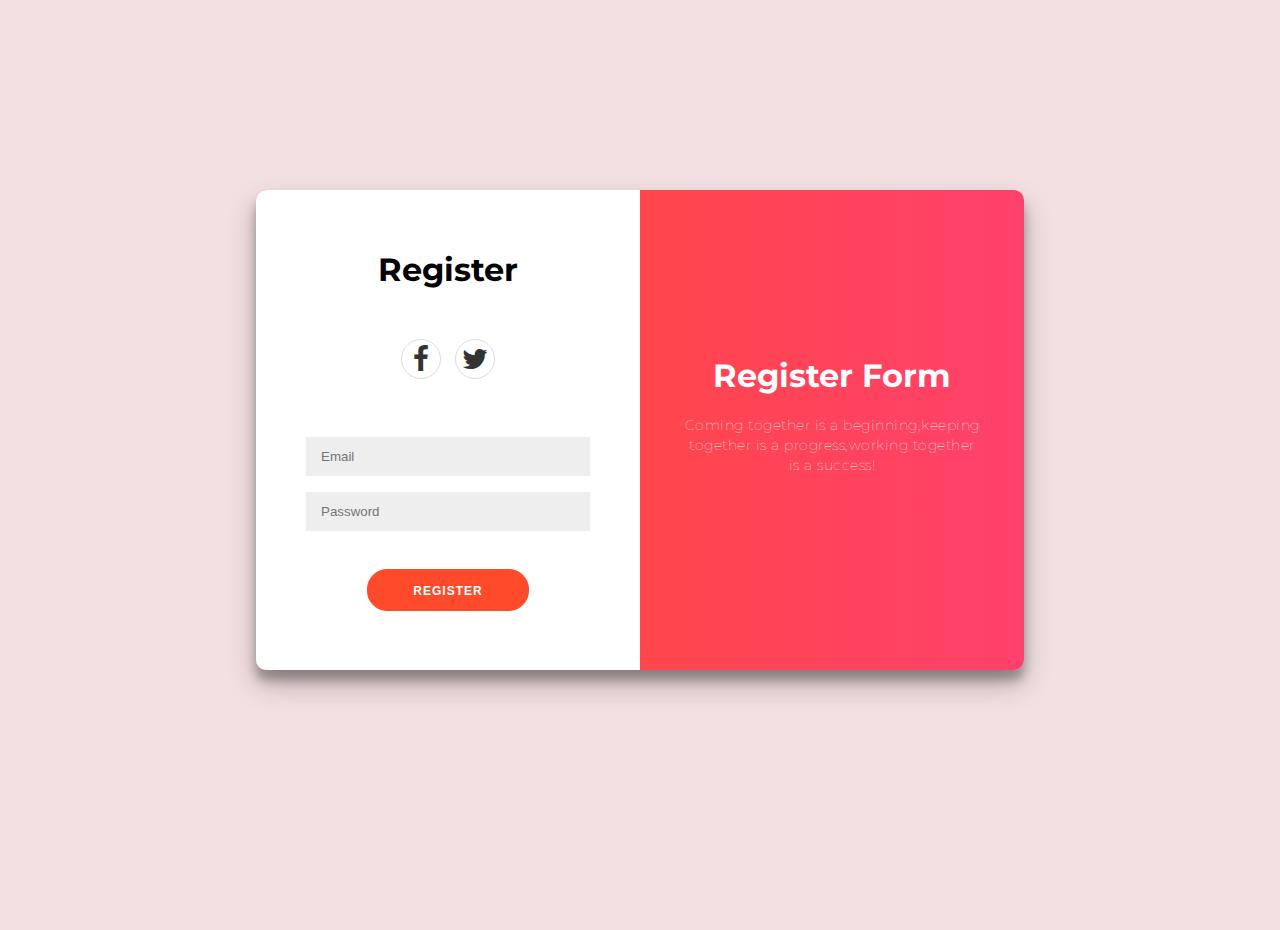
<file: register.html>
<!DOCTYPE html>
<html>
<head> 
	<link rel="stylesheet" href="css/register.css">
	<link rel="stylesheet" href="https://cdnjs.cloudflare.com/ajax/libs/font-awesome/4.7.0/css/font-awesome.min.css">
    <!--<script src="https://use.fontawesome.com/releases/v6.1.0/js/all.js" crossorigin="anonymous"></script>  -->
	<title>register Form Using HTML And CSS Only</title>
</head>
<body>
	<div class="container" id="container">
		<div class="form-container log-in-container">
			<form action="#">
				<h1>Register</h1>
				<div class="social-container">
					<a href="#" class="social"><i class="fa fa-facebook fa-2x"></i></a>
					<a href="#" class="social"><i class="fab fa fa-twitter fa-2x"></i></a>
                    
				</div>
		<!--	<span>or use your account</span>         -->	
				<input type="email" placeholder="Email" name="email"/>
				<input type="password" placeholder="Password"  name="password"/>
				<a href="#"></a>
				<button><a href="#"></a>Register</button>
			</form>
		</div>
		<div class="overlay-container">
			<div class="overlay">
				<div class="overlay-panel overlay-right">
					<h1>Register Form</h1>
					<p>Coming together is a beginning,keeping together is a progress,working together<br> is a success!</p>
				</div>
			</div>
		</div>
	</div>
</body>
</html>
</file>
<file: css/welcome.css>
*{
    margin: 0;
    padding: 0;
    font-family: 'poppins', sans-serif;
    box-sizing: border-box;
}

/* .background {
    position: fixed;
    height: 100vh;
    width:100%;
    background-image: linear-gradient(rgba(255, 255, 255, 0.5),rgba(255,255, 255, 0.5));
    background-size: cover;
    background-position: centre;
} */
.container{
    height: 100vh;
    width: 100%;
    background: linear-gradient(rgba(0,0,0,0.55),rgba(0,0,0,0.55)), url('/img/background1.jpg');
    background-size: cover;
    background-position: centre;
    font-family: Arial, Helvetica, sans-serif;
}
.navbar{
    display: flex;
    align-items: centre;
    justify-content: space-between;
    padding: 30px,80px;
    font-weight: 650;
    margin-top: 30px;
}
.menu{
    text-align: right;
    margin-top: -5%;
    font-style: inherit;
    
}
.menu li{
    display: inline;
    margin: 0;
    padding: 15px;
    font-size: 25px;
    font-weight: 10;
    text-align: right;
    
}
.menu li a{
    text-decoration: none;
    color: #fff;
    font-size: 20px;
    font-weight: 700;
    text-align: right;
    margin-right: 25px;
    
}
a{
    text-decoration: none;
    color: white;
}
.menu li a:hover{
    color: #ff7200;
    padding: 40px,70px;
    border: 2px solid #fff;
    transition-duration: 0.8s;

}
.logo img{
    border-radius: 50%;
    width: 130px;
}
.home{
    height: 450px;
    padding: 90px;
    margin-top: 100px;
    text-align: center;
}
.title1{
    font-size: 55px;
    font-weight: 100;
    color: #fff;
}
.home p{
    color: rgb(195, 152, 43);
    font-size: 20px;
    padding-top: 10px;
}

input[type="text"] {
    background-color: rgb(221, 208, 208);
    position: relative;
    margin-top: 20px;
    height: 35px;
    width: 290px;
    border: 2px solid rgb(0, 0, 0);
    margin-left: 22px;
    font-size: 20px;
    border-radius: 0%;
}

.home button{
    height: 40px;
    color: #fff;
    background: #ff7200;
    padding: 5px 30px;
    margin-top: 30px;
    font-size: 20px;
    border-radius: 150px;
    cursor: pointer;
    transition: 0.4s ease;

}
.home button:hover{
    background: none;
    border: 2px solid #ff7200;
}
span{
    color: #ff7200;
}
</file>
<file: css/Admin_login.css>
@import url('https://fonts.googleapis.com/css?family=Montserrat:400,800');

* {
	box-sizing: border-box;
}

body {
	background: #f3e0e2;
	display: flex;
	justify-content: center;
	align-items: center;
	flex-direction: column;
	font-family: 'Montserrat', sans-serif;
	height: 100vh;
	margin: -20px 0 50px;
}

h1 {
	font-weight: bold;
	margin: 0;
}

p {
	font-size: 14px;
	font-weight: 100;
	line-height: 20px;
	letter-spacing: 0.5px;
	margin: 20px 0 30px;
}

span {
	font-size: 12px;
}

a {
	color: #333;
	font-size: 14px;
	text-decoration: none;
	margin: 15px 0;
}

button {
	border-radius: 20px;
	border: 1px solid #FF4B2B;
	background-color: #FF4B2B;
	color: #FFFFFF;
	font-size: 12px;
	font-weight: bold;
	padding: 12px 45px;
	letter-spacing: 1px;
	text-transform: uppercase;
	transition: transform 80ms ease-in;
	
}
#btn, #a{
	color: #eee;
}

form {
	background-color: #FFFFFF;
	display: flex;
	align-items: center;
	justify-content: center;
	flex-direction: column;
	padding: 0 50px;
	height: 100%;
	text-align: center;
}

input {
	background-color: #eee;
	border: none;
	padding: 12px 15px;
	margin: 8px 0;
	width: 100%;
}

.container {
	background-color: #fff;
	border-radius: 10px;
  	box-shadow: 0 14px 28px rgba(0,0,0,0.27), 0 10px 10px rgba(0,0,0,0.26);
	position: relative;
	overflow: hidden;
	width: 768px;
	max-width: 100%;
	min-height: 480px;
}

.form-container {
	position: absolute;
	top: 0;
	height: 100%;
}

.log-in-container {
	left: 0;
	width: 50%;
	z-index: 2;
}


.overlay-container {
	position: absolute;
	top: 0;
	left: 50%;
	width: 50%;
	height: 100%;
}


.overlay {
	background: #FF416C;
	background: -webkit-linear-gradient(to right, #FF4B2B, #FF416C);
	background: linear-gradient(to right, #FF4B2B, #FF416C);
	background-repeat: no-repeat;
	background-size: cover;
	background-position: 0 0;
	color: #FFFFFF;
	position: relative;
	left: -100%;
	height: 100%;
	width: 200%;
}

.overlay-panel {
	position: absolute;
	display: flex;
	align-items: center;
	justify-content: center;
	flex-direction: column;
	padding: 0 40px;
	text-align: center;
	top: 0;
	height: 100%;
	width: 50%;
}


.overlay-right {
	right: 0;
}


.social-container {
	margin: 50px 0;
}

.social-container a {
	border: 1px solid #DDDDDD;
	border-radius: 50%;
	display: inline-flex;
	justify-content: center;
	align-items: center;
	margin: 0 5px;
	height: 40px;
	width: 40px;
}
</file>
<file: css/contact.css>
* {
    box-sizing: border-box;
  }
  
  /* Style inputs */
  input[type=text], select, textarea {
    width: 100%;
    padding: 12px;
    border: 1px solid #ccc;
    margin-top: 6px;
    margin-bottom: 16px;
    resize: vertical;
  }
  
  input[type=submit] {
    background-color: #ff7200;
    color: white;
    padding: 12px 20px;
    border: none;
    border-radius: 15px;
    cursor: pointer;
    width: 100px;
  }
  
  input[type=submit]:hover {
    background-color: #f5b078;
  }
  
  /* Style the container/contact section */
  .container {
    border-radius: 5px;
    background-color: #f2f2f2;
    padding: 10px;
  }
  
  /* Create two columns that float next to eachother */
  .column {
    float: left;
    width: 50%;
    margin-top: 6px;
    padding: 20px;
  }
  
  /* Clear floats after the columns */
  .row:after {
    content: "";
    display: table;
    clear: both;
  }
  
  /* Responsive layout - when the screen is less than 600px wide, make the two columns stack on top of each other instead of next to each other */
  @media screen and (max-width: 600px) {
    .column, input[type=submit] {
      width: 100%;
      margin-top: 0;
    }
  }
</file>
<file: css/style.css>
*{
    margin: 0;
    padding: 0;
}
.table-box
{
    margin: 50px auto;
}

.table-row{
    display: table;
    width: 80%;
    margin: 10px auto;
    font-family: sans-serif;
    background: transparent;
    padding: 12px 0;
    color: #000;
    font-size: 13px;
    box-shadow: 0 1px 4px 0px rgba(0,0,50,0.3);
}
.table-head{
    background: #6F4E37;
    box-shadow: none;
    color: #fff;
    font-weight: 600;
}
.table-head .table-cell{
    border-right: none;
}
.table-cell{
    display: table-cell;
    width: 20%;
    text-align: center;
    padding: 4px 0;
    border-right: 1px solid #d6d4d4;
    vertical-align: middle;
}
.first-cell{
    text-align: left;
    padding-left: 10px;
}
.last-cell{
    border-right: none;
}
a{
    text-decoration: none;
    color: #555;
}

@media only screen and (max-width: 600px) {
  .table-row {
    font-size: 11px;
  }
}
</file>
<file: css/menu.css>
*{
    margin: 0;
    padding: 0;
    box-sizing: border-box;
    font-family: sans-serif;
}

html{
    scroll-behavior: smooth;
}

nav {
    width: 100%;
    height: 60px;
    background-color: #f6f6f6; /* Adjust color as needed */
    display: flex;
    justify-content: space-between;
    align-items: center;
    position: fixed;
    top: 0;
    left: 0;
    z-index: 1000; /* Ensures the navbar stays on top */
    padding: 0 20px;
    box-shadow: 0 4px 6px rgba(0, 0, 0, 0.1); /* Optional for subtle shadow */
}

nav ul{
    list-style: none;
}

nav ul li{
    display: inline-block;
    margin: 0 15px;
}

nav ul li a{
    text-decoration: none;
    color: #000;
    font-weight: 500;
    font-size: 20px;
    transition: 0.1s;
}

nav ul li a::after{
    content: '';
    width: 0;
    height: 2px;
    background: #fb8c0e;
    display: block;
    transition: 0.2s linear;
}

nav ul li a:hover::after{
    width: 100%;
}

nav ul li a:hover{
    color: #fb8c0e;
}

.logo img {
    height: 40px; /* Adjust logo height */
}

.shopping {
    display: flex;
    align-items: center;
    position: relative;
    margin-right: 70px;   /* adjust the postion of the cart */
}

.shopping img {
    height: 40px; /* Adjust cart icon size */
    cursor: pointer;
}

.quantity {
    position: absolute;
    top: -8px;
    right: -8px;
    background-color: red;
    color: white;
    font-size: 12px;
    border-radius: 50%;
    padding: 2px 6px;
    display: flex;
    justify-content: center;
    align-items: center;
}
/* Wrap the content in a container */
.content-wrapper {
    display: flex;
    flex-direction: column; /* Stack elements vertically */
    justify-content: center; /* Horizontally center content */
    align-items: center; /* Center align elements */
    width: 100%;
}

section {
    padding-top: 50px; /* Padding to move the content below the navbar */
}

h4 {
    font-size: 35px;
    color: #0F172B;
    margin: 20px 0 2px; /* Reduce bottom margin to reduce the gap  [top] [right/left] [bottom]   */  /* in general [top] [right] [bottom] [left]*/
}

h4 span {
    margin-left: 8px;
    color: #ffbd23;
    font-family: "MV Boli", cursive;
    line-height: 22px;
    font-size: 35px;
}

/*  Menu items :  */
.card {
    border: 1px solid #cecdcd;
    border-radius: 16px;
    width: 335px; /* Increase the width of the card */
    padding: 20px; /* Increase padding for more space */
    margin: 15px;
    font-family: system-ui, -apple-system, BlinkMacSystemFont, 'Segoe UI', Roboto, Oxygen, Ubuntu, Cantarell, 'Open Sans', 'Helvetica Neue', sans-serif;
    transition: 200ms;
    display: flex;
    flex-direction: column; /* Ensure content stacks vertically */
    justify-content: space-between; /* Ensures the content is spaced */
    align-items: center; /* Aligns content centrally */
}

.card:hover {
    transform: rotate(1deg);
    border: 1px solid rgb(225, 193, 255);
    border-radius: 22px;
}

.card-img {
    width: 100%;
    border-radius: 20px;
    margin-bottom: 15px; /* Add space between the image and the paragraph */
}

.card h3 {
    font-size: 20px;
    margin: 10px 0; /* Add margin between the heading and text */
}

.card p {
    font-size: 16px;
    margin-bottom: 20px; /* Add space between the paragraph and button */
    text-align: center;
}
.price {
    font-size: 20px;
    font-weight: bold;
    color: #000000; /* Set the color for the price */
    margin-bottom: 15px; /* Add space below the price and above the button */
    text-align: center; /* Center the price text */
}

button {
    background-color: orange;
    align-self: center;
}

.btn {
    background-color: orange;
    color: rgb(255, 255, 255);
    border: none;
    padding: 12px 20px; /* Slightly increase button padding */
    border-radius: 9px;
    cursor: pointer;
    margin-top: auto; /* Push button to the bottom of the card */
}

.flex {
    display: flex;
    flex-wrap: wrap;
    justify-content: center;
    margin-bottom: 2px;
}


/* MEDIA QUERIES  */ 

@media (max-width: 576px) {
    nav {
        width: 100%; /* Make it a top navigation on mobile */
        height: auto;
        flex-direction: row;
        align-items: center;
        padding: 10px;
    }

    ul {
        display: none; /* Hide the menu items for small screens */
        flex-direction: column;
        background-color: #333;
        position: absolute;
        top: 60px;
        left: 0;
        width: 100%;
        padding: 20px;
    }

    nav.active ul {
        display: flex; /* Show menu on toggle (with JS) */
    }

    ul li {
        margin: 10px 0;
    }

    .shopping {
        margin-left: auto; /* Move cart to the right in the top bar */
    }

    .menu-toggle {
        display: block; /* Show menu toggle button */
        cursor: pointer;
        font-size: 24px;
        color: white;
    }
}

/* Hide the toggle button on larger screens */
.menu-toggle {
    display: none;
}

/* media query for section and h4 */
/* Media query for small screens (up to 768px) */
@media (max-width: 768px) {
    section {
        padding-top: 100px; /* Increased padding to create space for the nav bar */
    }

    h4 {
        font-size: 24px; /* Reduce font size for smaller screens */
        margin: 15px; /* Adjust margin */
    }

    h4 span {
        font-size: 24px; /* Adjust span font size */
    }
}

/* Media query for very small screens (up to 480px) */
@media (max-width: 480px) {
    section {
        padding-top: 80px; /* Further adjust padding */
    }

    h4 {
        font-size: 20px; /* Further reduce font size */
        margin: 10px; /* Reduce margin */
    }

    h4 span {
        font-size: 20px; /* Adjust span font size */
    }
}

    /* ***************************************  ADD TO CART ************************************** */

/* Style for the cart sidebar */
.cart-sidebar {
    position: fixed;
    right: -500px; /* Start off-screen */
    top: 0;
    width: 500px; /* Increased width of the sidebar */
    height: 100%;
    background-color: #fff;
    box-shadow: -2px 0 5px rgba(0, 0, 0, 0.5);
    transition: right 0.75s ease; /* Smooth transition for opening/closing */
    padding: 20px;
    z-index: 1000; /* Higher z-index to ensure it appears in front */
}

/* When the cart is open, slide the sidebar into view */
body.cart-open .cart-sidebar {
    right: 0; /* Move to visible position */
}

.cart-sidebar h2 {
    margin: 8px 0 10px; /* Add space above (20px) and below (10px) the heading */
    padding: 2px; /* Uniform padding on all sides */
    text-align: center; /* Center the text */
}

.cart-sidebar-header {
    display: flex; /* Use flexbox for alignment */
    justify-content: space-between; /* Space between title and close button */
    align-items: center; /* Center items vertically */
    text-align: center;
}

button.increase, button.decrease {
    background-color: transparent; /* Remove yellow background */
    border: none; /* Remove any border */
    color: black; /* Change text color if needed */
    padding: 5px; /* Adjust padding for better spacing */
    cursor: pointer; /* Add pointer cursor */
    font-size: 16px; /* Adjust font size for readability */
}
button.increase:hover, button.decrease:hover {
    color: #051a30; /* Optional: Change color on hover (e.g., blue) */
}

.cart-items {
    margin-top: 25px;
}

/* Overlay when cart is open */
.overlay {
    position: fixed;
    top: 0;
    left: 0;
    width: 100%;
    height: 100%;
    background: rgba(0, 0, 0, 0.5);
    display: none;
    z-index: 999; /* Make sure the overlay is below the sidebar but above content */
}

body.cart-open .cart-sidebar {
    right: 0; /* Move the sidebar into view */
}

body.cart-open .overlay {
    display: block; /* Show the overlay when cart is open */
}

/* Ensure no margin on the shopping icon */
.shopping {
    margin-right: 0; /* Remove margin to eliminate space */
}

/* Close button for the sidebar */
#close-cart {
    background: none;
    border: none;
    font-size: 1.5rem; /* Size of the close button */
    cursor: pointer;
    padding: 0; /* Remove default padding */
    transition: 0.5s ease-in-out;
}
/*  styling cart table  */
.cart-items-table {
    width: 100%;
    border-collapse: collapse;
}

.cart-items-table th, .cart-items-table td {
    padding: 10px;
    text-align: left;
    border-bottom: 1px solid #ddd;
}

.cart-items-table img {
    vertical-align: middle;
}

.cart-items-table th, .cart-items-table td {
    text-align: center; /* Centers all content within the table cells */
    vertical-align: middle; /* Ensures content is vertically centered */
}
.cart-items-table td.quantity-control {
    display: flex;
    justify-content: space-between; /* Space between buttons and quantity */
    align-items: center; /* Center vertically */
    gap: 15px; /* Adjust the space between the buttons and quantity */
}

.total {
    font-size: 20px; /* Total size */
    font-weight: bold; /* Bold total text */
    margin-top: 20px; /* Space above total */
    text-align: center; /* Center the text */
}

.checkout {
    display: flex;
    justify-content: space-between;
    align-items: center;
    margin-top: 15px;
}
.buttons-container {
    display: flex;
    justify-content: space-between;
    align-items: center;
}

.btn-proceed {
    background-color: rgb(3, 176, 3);
    color: white;
    padding: 10px 20px;
    border: none;
    cursor: pointer;
    border-radius: 5px;
    margin-right: 10px;
    margin-top: 20px;
}

.btn-cancel {
    background-color: red;
    color: white;
    padding: 10px 20px;
    border: none;
    cursor: pointer;
    border-radius: 5px;
    margin-left: 165px;
    margin-top: 20px;
}

.btn-proceed:hover, .btn-cancel:hover {
    opacity: 0.8;
}
.cart-empty-message {
    text-align: center;
    font-size: 16px;
    color: rgb(77, 74, 74);
}

/* Large Devices (Desktops and larger screens) */
@media screen and (min-width: 1024px) {
    .cart-sidebar {
        width: 400px; /* Set specific width for larger screens */
    }
}

/* Medium Devices (Tablets) */
@media screen and (max-width: 1024px) {
    .cart-sidebar {
        width: 100%; /* Full width for tablets */
    }

    .cart-items-table th, .cart-items-table td {
        font-size: 0.9em; /* Slightly smaller font */
    }

    .cart-sidebar-header {
        padding: 15px; /* Adjust padding */
    }

    .checkOut {
        padding: 15px;
        font-size: 1.1em; /* Adjust font size */
    }
}

/* Small Devices (Landscape Phones) */
@media screen and (max-width: 768px) {
    .cart-sidebar {
        width: 100%; /* Use full width on small devices */
        right: -100%; /* Start completely off-screen */
    }

    .cart-items-table th, .cart-items-table td {
        font-size: 0.8em; /* Further reduce font size */
        padding: 8px; /* Adjust padding */
    }

    .cart-items-table img {
        width: 40px; /* Smaller image size */
    }

    .cart-sidebar-header {
        padding: 10px; /* Adjust padding */
    }

    .checkOut {
        padding: 10px;
        font-size: 1em; /* Adjust font size */
    }
}
.cart-sidebar.open {
    transform: translateX(-100%); /* Slide in from the right */
}

/* Extra Small Devices (Portrait Phones) */
@media screen and (max-width: 480px) {
    .cart-sidebar-header {
        flex-direction: column; /* Stack title and close button */
        text-align: center; /* Center-align header text */
    }

    .cart-items-table th, .cart-items-table td {
        font-size: 0.7em; /* Smallest font size */
        padding: 6px; /* Further reduce padding */
    }

    .cart-items-table img {
        width: 30px; /* Smallest image size */
    }

    .checkOut {
        padding: 8px;
        font-size: 0.9em; /* Smaller font size */
    }
}
</file>
<file: css/register.css>
@import url('https://fonts.googleapis.com/css?family=Montserrat:400,800');

* {
	box-sizing: border-box;
}

body {
	background: #f3e0e2;
	display: flex;
	justify-content: center;
	align-items: center;
	flex-direction: column;
	font-family: 'Montserrat', sans-serif;
	height: 100vh;
	margin: -20px 0 50px;
}

h1 {
	font-weight: bold;
	margin: 0;
}

p {
	font-size: 14px;
	font-weight: 100;
	line-height: 20px;
	letter-spacing: 0.5px;
	margin: 20px 0 30px;
}

span {
	font-size: 12px;
}

a {
	color: #333;
	font-size: 14px;
	text-decoration: none;
	margin: 15px 0;
}

button {
	border-radius: 20px;
	border: 1px solid #FF4B2B;
	background-color: #FF4B2B;
	color: #FFFFFF;
	font-size: 12px;
	font-weight: bold;
	padding: 12px 45px;
	letter-spacing: 1px;
	text-transform: uppercase;
	transition: transform 80ms ease-in;
	
}

form {
	background-color: #FFFFFF;
	display: flex;
	align-items: center;
	justify-content: center;
	flex-direction: column;
	padding: 0 50px;
	height: 100%;
	text-align: center;
}

input {
	background-color: #eee;
	border: none;
	padding: 12px 15px;
	margin: 8px 0;
	width: 100%;
}

.container {
	background-color: #fff;
	border-radius: 10px;
  	box-shadow: 0 14px 28px rgba(0,0,0,0.27), 0 10px 10px rgba(0,0,0,0.26);
	position: relative;
	overflow: hidden;
	width: 768px;
	max-width: 100%;
	min-height: 480px;
}

.form-container {
	position: absolute;
	top: 0;
	height: 100%;
}

.log-in-container {
	left: 0;
	width: 50%;
	z-index: 2;
}


.overlay-container {
	position: absolute;
	top: 0;
	left: 50%;
	width: 50%;
	height: 100%;
}


.overlay {
	background: #FF416C;
	background: -webkit-linear-gradient(to right, #FF4B2B, #FF416C);
	background: linear-gradient(to right, #FF4B2B, #FF416C);
	background-repeat: no-repeat;
	background-size: cover;
	background-position: 0 0;
	color: #FFFFFF;
	position: relative;
	left: -100%;
	height: 100%;
	width: 200%;
}

.overlay-panel {
	position: absolute;
	display: flex;
	align-items: center;
	justify-content: center;
	flex-direction: column;
	padding: 0 40px;
	text-align: center;
	top: 0;
	height: 100%;
	width: 50%;
}


.overlay-right {
	right: 0;
}


.social-container {
	margin: 50px 0;
}

.social-container a {
	border: 1px solid #DDDDDD;
	border-radius: 50%;
	display: inline-flex;
	justify-content: center;
	align-items: center;
	margin: 0 5px;
	height: 40px;
	width: 40px;
}
</file>
